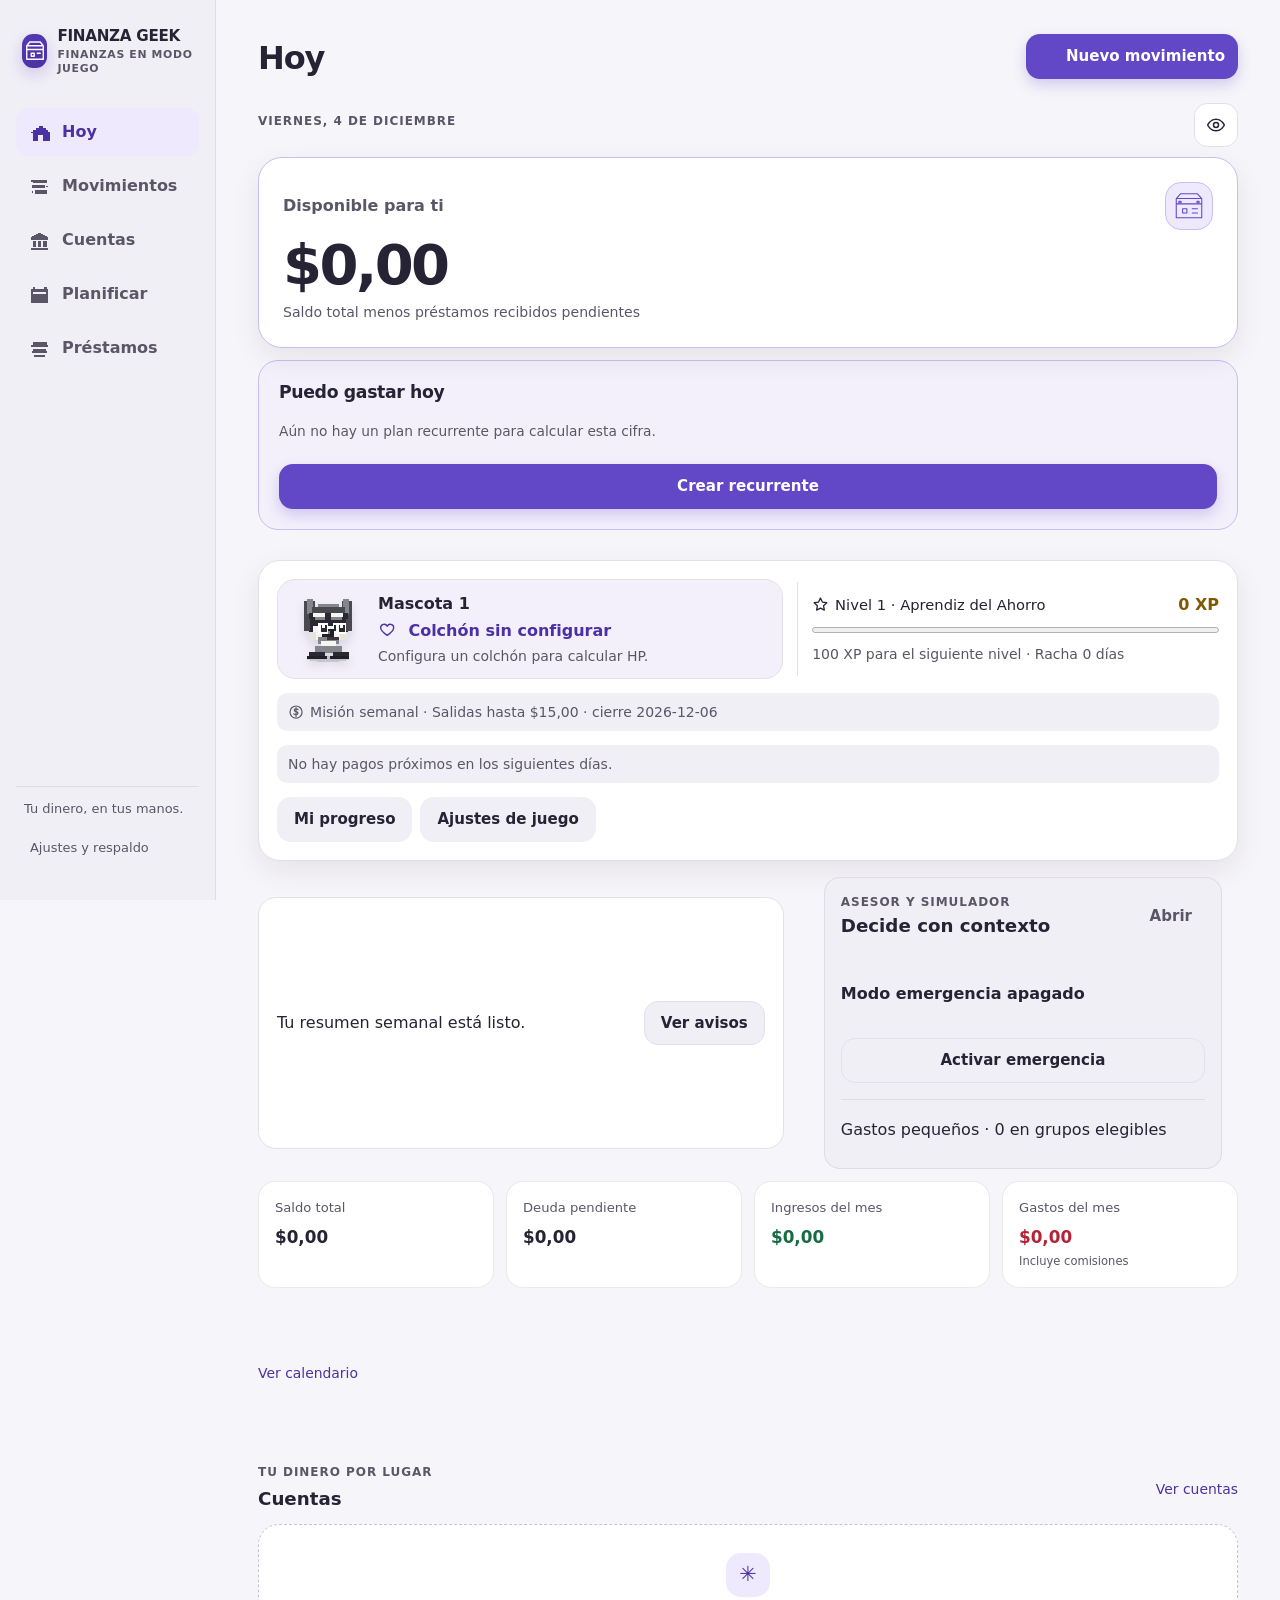
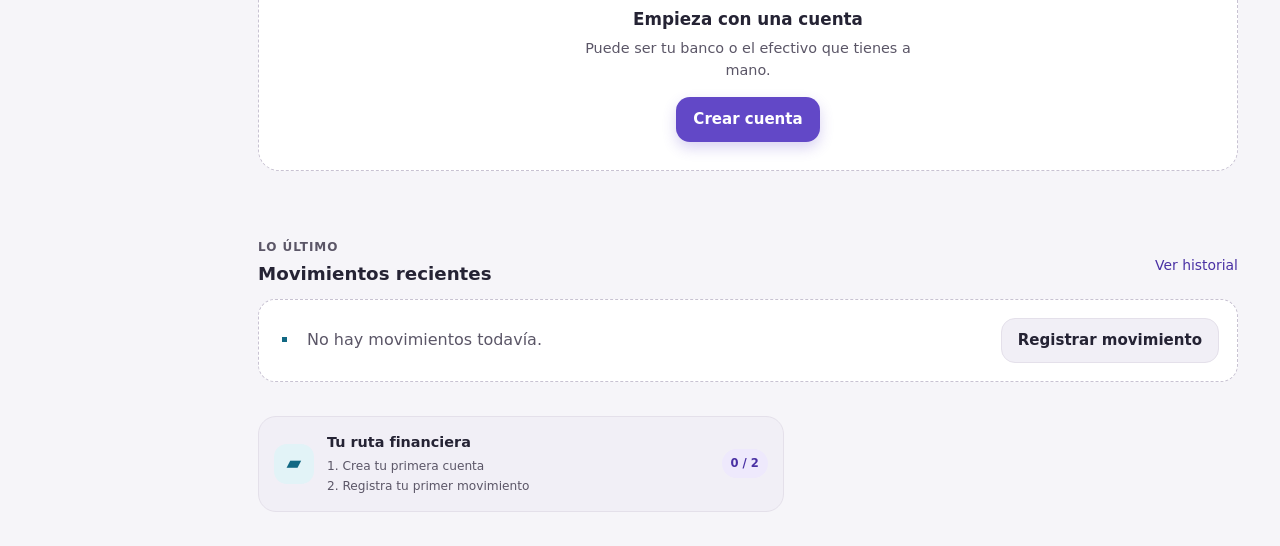
<file: index.html>
<!doctype html>
<html lang="es"><head><meta charset="utf-8"><meta name="viewport" content="width=device-width, initial-scale=1, viewport-fit=cover"><meta name="theme-color" media="(prefers-color-scheme: light)" content="#F6F5F9"><meta name="theme-color" media="(prefers-color-scheme: dark)" content="#12101F"><meta name="apple-mobile-web-app-capable" content="yes"><meta name="apple-mobile-web-app-status-bar-style" content="default"><meta name="apple-mobile-web-app-title" content="Finanza"><link rel="apple-touch-icon" href="./src/assets/icon-180.png"><link rel="icon" href="./src/assets/icon.svg" type="image/svg+xml"><link rel="manifest" href="./manifest.json"><link rel="stylesheet" href="./src/styles.css"><title>Finanza Geek</title></head><body><div id="app" aria-busy="true"><div class="boot-state" role="status">Abriendo tus finanzas…</div></div><dialog id="sheet" aria-labelledby="sheet-title"><div class="sheet-shell"><header class="sheet-header"><div><p class="eyebrow" id="sheet-eyebrow">Finanza Geek</p><h2 id="sheet-title">Formulario</h2></div><button class="button button-icon" type="button" data-action="close-sheet" aria-label="Cerrar">×</button></header><div id="sheet-content" class="sheet-content"></div></div></dialog><div id="toast" class="toast" aria-live="polite" aria-atomic="true"></div><div id="offline-status" class="status-banner" role="status" hidden>Sin conexión. Tus datos guardados siguen disponibles.</div><div id="update-status" class="status-banner update-banner" hidden><span>Hay una actualización lista.</span><button type="button" data-action="apply-update">Actualizar</button></div><script type="module" src="./src/app.mjs"></script></body></html>
</file>
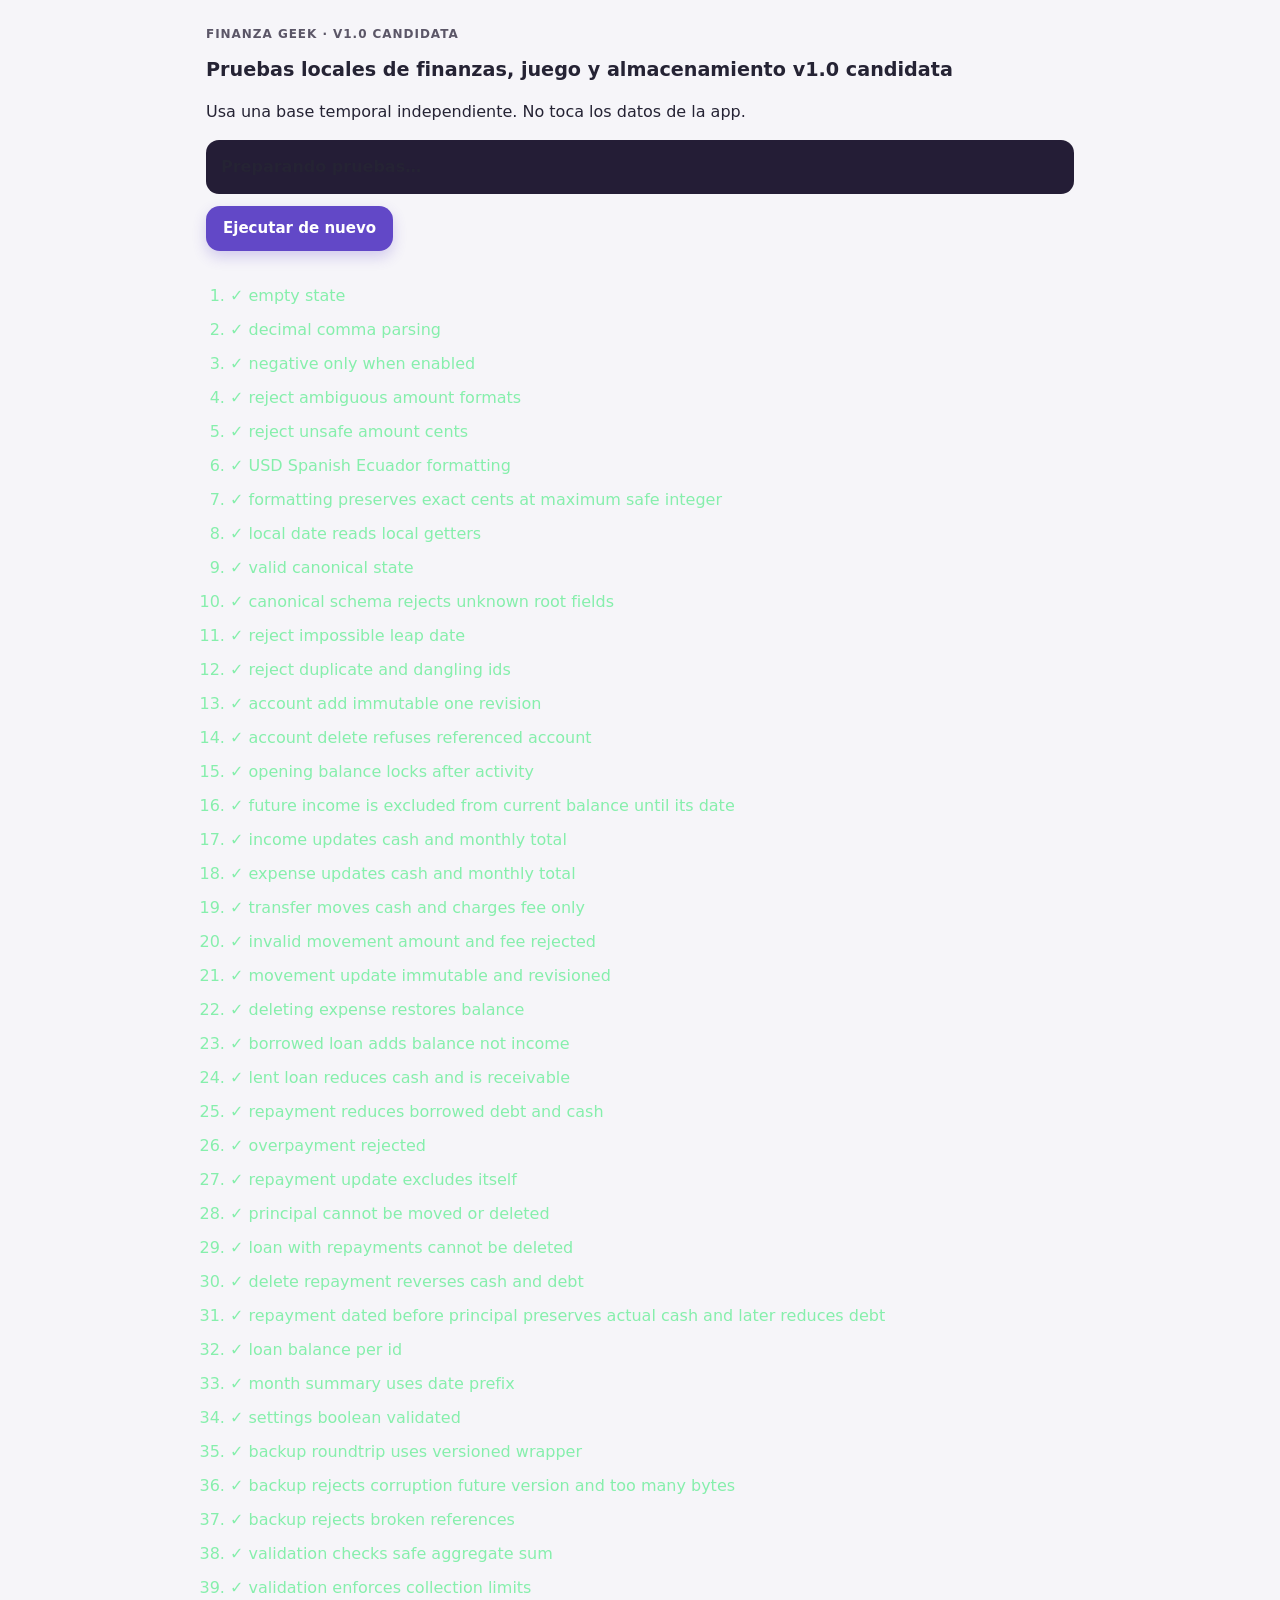
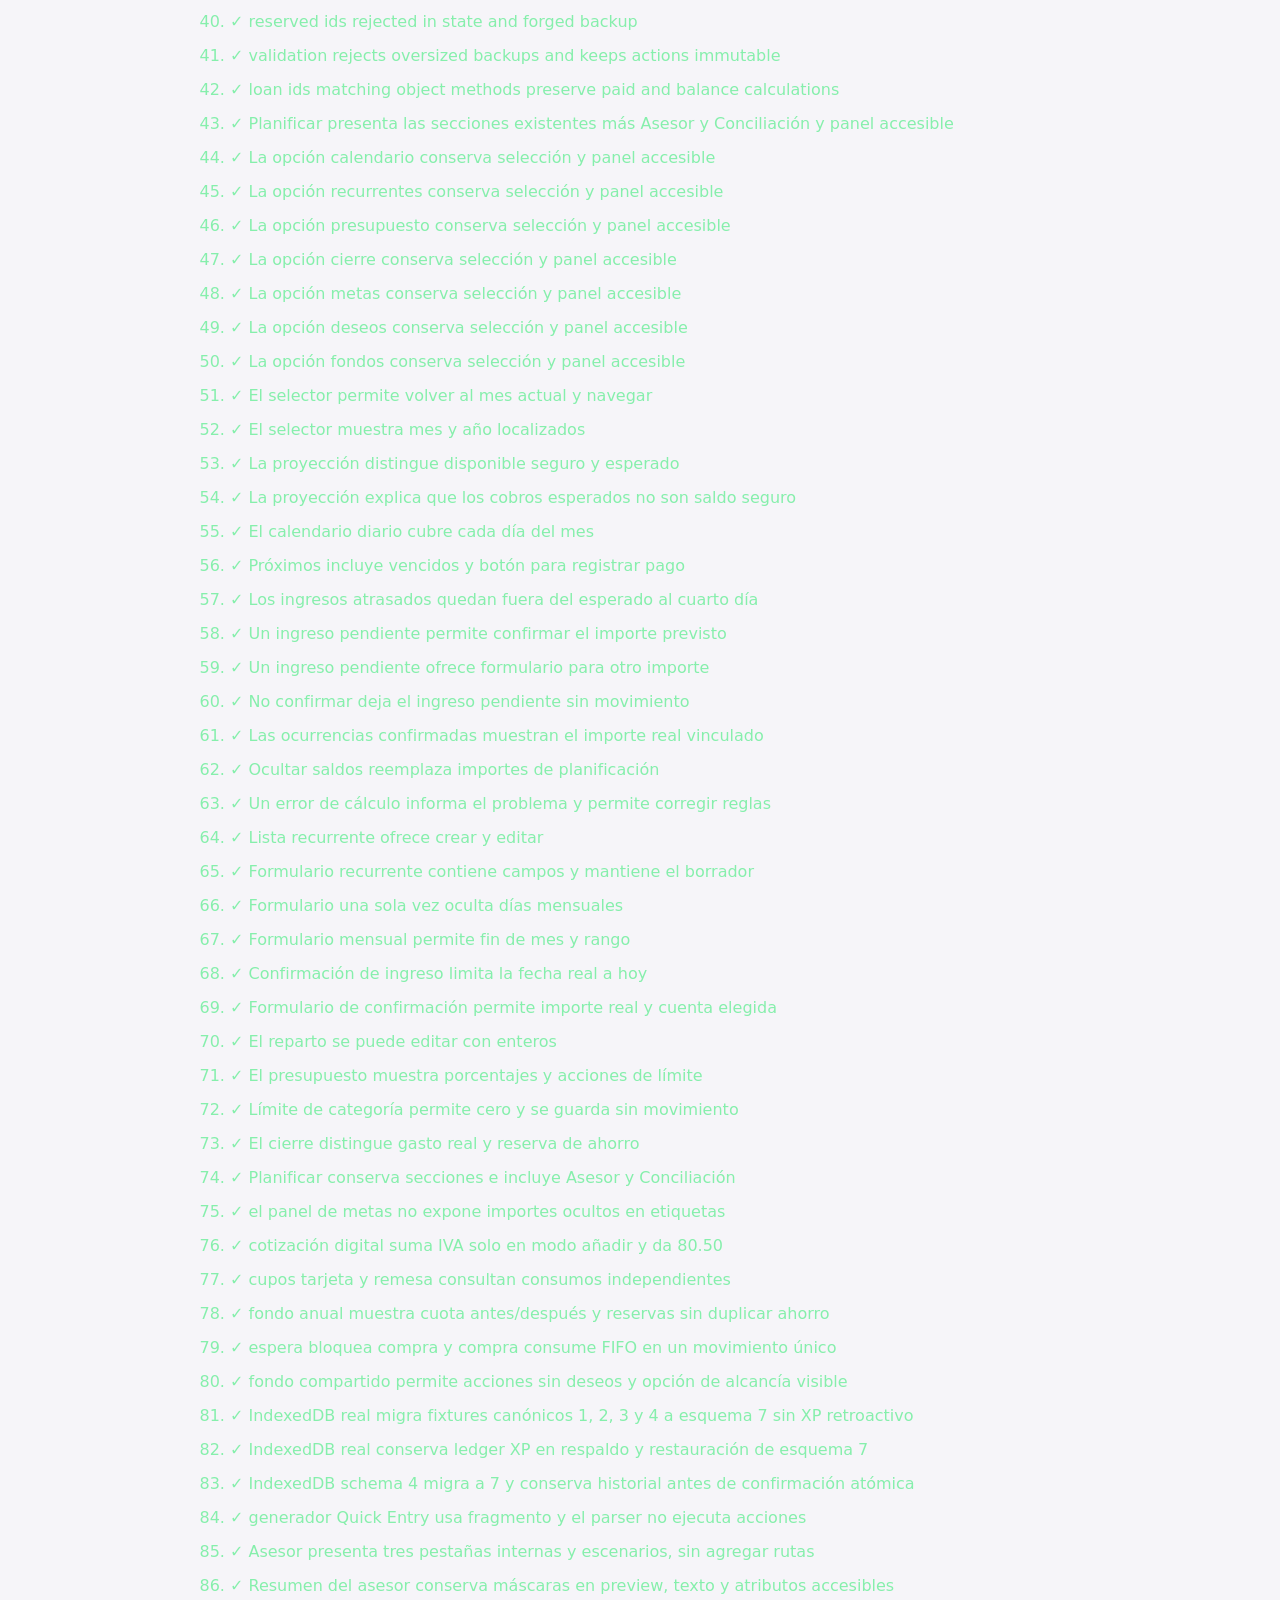
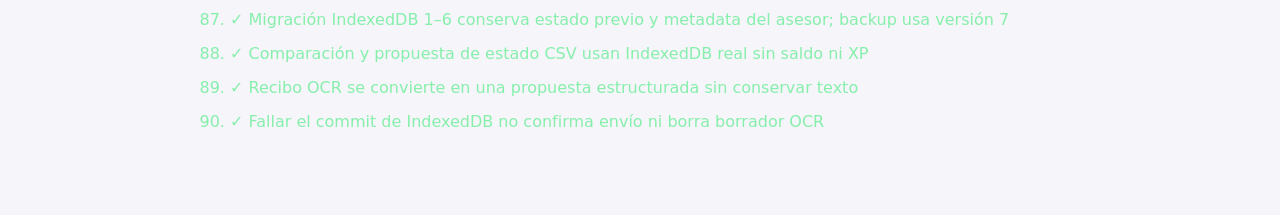
<file: tests.html>
<!doctype html><html lang="es"><head><meta charset="utf-8"><meta name="viewport" content="width=device-width,initial-scale=1"><meta name="theme-color" content="#12101F"><link rel="stylesheet" href="./src/styles.css"><title>Pruebas locales · Finanza Geek</title><style>.test-page{max-width:900px;margin:0 auto;padding:26px 16px 60px}.test-page h1{font-size:1.2rem}.test-page #test-results{padding:15px;background:#241d36;border-radius:13px;font-weight:800}.test-page ol{padding-left:24px}.test-page li{padding:5px 0;color:#d3cbdc}.test-page li.pass{color:#86efac}.test-page li.fail{color:#ff8585}.test-page .button{margin:12px 0}</style></head><body><main class="test-page"><p class="eyebrow">Finanza Geek · v1.0 candidata</p><h1>Pruebas locales de finanzas, juego y almacenamiento v1.0 candidata</h1><p>Usa una base temporal independiente. No toca los datos de la app.</p><div id="test-results" role="status" aria-live="polite">Preparando pruebas…</div><button id="run-tests" class="button button-primary" type="button">Ejecutar de nuevo</button><ol id="test-output" aria-live="polite"></ol></main><script type="module" src="./tests/browser.mjs"></script></body></html>
</file>
<file: src/styles.css>
@font-face {
  font-family:PressStart2P;
  src:url('./assets/fonts/PressStart2P-Regular.ttf') format('truetype');
  font-display:swap
}
:root {
  color-scheme:light;
  --bg:#F6F5F9;
  --surface:#FFFFFF;
  --surface-2:#F1EFF6;
  --surface-3:#EAE6F1;
  --surface-tint:#F3F0FB;
  --line:#E4E0EA;
  --line-strong:#C8C2D2;
  --line-soft:color-mix(in srgb,var(--text) 9%,transparent);
  --text:#252334;
  --muted:#5B5667;
  --accent:#6248C7;
  --accent-hover:#5439B5;
  --accent-strong:#4A31A4;
  --accent-deep:#38247E;
  --accent-soft:#EEE9FC;
  --accent-line:#C9BDF1;
  --positive:#176B43;
  --positive-soft:#E4F4EB;
  --warning:#815700;
  --warning-soft:#FFF4D6;
  --info:#126883;
  --info-soft:#E2F3F7;
  --danger:#B42335;
  --danger-soft:#FCE9EB;
  --danger-line:#E2A4AC;
  --text-on-accent:#FFFFFF;
  --muted-on-accent:#F2EEFF;
  --shadow:0 10px 28px rgba(36,28,57,.08);
  --accent-ring:rgba(98,72,199,.24);
  --radius:20px;
  font-family:system-ui,-apple-system,BlinkMacSystemFont,"Segoe UI",sans-serif;
  font-size:16px;
  line-height:1.5;
  color:var(--text);
  background:var(--bg);
  font-synthesis:none;
  font-variant-numeric:tabular-nums
}
body:has(.app-shell[data-game-theme=midnight]) {
    color-scheme:dark;
    --bg:#12101F;
    --surface:#1C182C;
    --surface-2:#241D36;
    --surface-3:#2C2441;
    --surface-tint:#211A32;
    --line:#37304B;
    --line-strong:#55496A;
    --line-soft:rgba(255,255,255,.10);
    --text:#F6F3FF;
    --muted:#C3BBD0;
    --accent:#A78BFA;
    --accent-hover:#B59EFF;
    --accent-strong:#C4B2FF;
    --accent-deep:#6D28D9;
    --accent-soft:#302645;
    --accent-line:#65558B;
    --positive:#5FE098;
    --positive-soft:#173626;
    --warning:#F5CC61;
    --warning-soft:#392E18;
    --info:#70D9EB;
    --info-soft:#17323A;
    --danger:#FF8896;
    --danger-soft:#3D2028;
    --danger-line:#7C3C47;
    --text-on-accent:#171326;
    --muted-on-accent:#F4F0FF;
    --shadow:0 10px 28px rgba(0,0,0,.24);
    --accent-ring:rgba(167,139,250,.34)
  }


* {
  box-sizing:border-box
}
html {
  min-height:100%;
  scroll-behavior:smooth
}
body {
  margin:0;
  min-height:100vh;
  min-height:100dvh;
  background:var(--bg);
  color:var(--text)
}
button,input,select {
  font:inherit
}
button,a,input,select {
  touch-action:manipulation
}
button {
  color:inherit
}
a {
  color:inherit
}
.boot-state {
  min-height:100dvh;
  display:grid;
  place-items:center;
  color:var(--muted);
  font-size:1rem
}
.sidebar {
  display:none
}
 .app-shell {
  min-height:100vh;
  min-height:100dvh;
  background:var(--bg);
  color:var(--text)
}
.mobile-header {
  height:68px;
  padding:0 16px;
  display:flex;
  align-items:center;
  justify-content:space-between;
  border-bottom:1px solid var(--line);
  background:color-mix(in srgb,var(--surface) 92%,transparent);
  backdrop-filter:blur(18px);
  position:sticky;
  top:0;
  z-index:4
}
.brand {
  display:inline-flex;
  align-items:center;
  gap:10px;
  text-decoration:none;
  min-height:48px
}
.brand-mark {
  width:34px;
  height:34px;
  display:grid;
  place-items:center;
  border-radius:11px;
  background:linear-gradient(145deg,var(--accent-hover),var(--accent-strong));
  box-shadow:0 6px 16px var(--accent-ring)
}
.brand-mark svg {
  width:24px;
  height:24px;
  fill:none;
  stroke:var(--text-on-accent);
  stroke-width:1.8;
  stroke-linejoin:round;
  stroke-linecap:round
}
.brand strong {
  display:block;
  font:700 .95rem/1.25 system-ui,-apple-system,sans-serif;
  letter-spacing:-.02em
}
.brand small {
  display:block;
  margin-top:2px;
  color:var(--muted);
  font:600 .68rem/1.2 system-ui,-apple-system,sans-serif;
  letter-spacing:.06em;
  text-transform:uppercase
}
.main-content {
  padding:20px 16px calc(108px + env(safe-area-inset-bottom));
  min-width:0
}
.mobile-section-bar {
  display:flex;
  align-items:center;
  justify-content:space-between;
  gap:12px;
  margin:0 0 24px
}
.mobile-section-bar h1 {
  font:700 clamp(1.5rem,5vw,2rem)/1.2 system-ui,-apple-system,sans-serif;
  margin:4px 0 0;
  letter-spacing:-.035em
}
.eyebrow {
  color:var(--muted);
  font-size:.75rem;
  line-height:1.4;
  letter-spacing:.08em;
  text-transform:uppercase;
  font-weight:700;
  margin:0 0 7px
}
.new-movement-button {
  white-space:nowrap;
  padding-inline:12px!important
}
.new-movement-button svg {
  width:18px;
  height:18px
}
.content-area {
  max-width:1100px;
  margin:auto
}
.button {
  min-height:44px;
  border:1px solid transparent;
  border-radius:14px;
  padding:10px 16px;
  display:inline-flex;
  align-items:center;
  justify-content:center;
  gap:9px;
  font-weight:650;
  font-size:.94rem;
  text-decoration:none;
  cursor:pointer;
  transition:transform .16s ease,background .16s ease,border-color .16s ease,box-shadow .16s ease
}
.button:active {
  transform:scale(.98)
}
.button:disabled {
  opacity:.55;
  cursor:wait
}
.button-primary {
  background:var(--accent);
  color:var(--text-on-accent);
  box-shadow:0 6px 14px var(--accent-ring)
}
.button-primary:hover {
  background:var(--accent-hover)
}
.button-secondary {
  background:var(--surface-2);
  border-color:var(--line);
  color:var(--text)
}
.button-secondary:hover {
  background:var(--surface-3)
}
.button-danger-ghost {
  background:transparent;
  color:var(--danger);
  border-color:var(--danger-line)
}
.button-danger-ghost:hover {
  background:var(--danger-soft)
}
.button-icon {
  width:44px;
  height:44px;
  border-radius:13px;
  border:1px solid var(--line);
  background:var(--surface);
  padding:8px;
  display:grid;
  place-items:center;
  cursor:pointer
}
.button-icon svg {
  width:20px;
  height:20px;
  fill:none;
  stroke:currentColor;
  stroke-width:1.8;
  stroke-linecap:round;
  stroke-linejoin:round
}
.button-icon:hover {
  border-color:var(--line-strong);
  background:var(--surface-2)
}
.button-icon.small {
  width:44px;
  height:44px
}
.bottom-nav {
  position:fixed;
  z-index:5;
  left:0;
  right:0;
  bottom:0;
  display:grid;
  grid-template-columns:repeat(5,minmax(0,1fr));
  padding:8px 8px calc(8px + env(safe-area-inset-bottom));
  background:color-mix(in srgb,var(--surface) 96%,transparent);
  border-top:1px solid var(--line);
  backdrop-filter:blur(18px)
}
.bottom-nav a {
  min-width:0;
  min-height:52px;
  display:flex;
  flex-direction:column;
  align-items:center;
  justify-content:center;
  gap:4px;
  border-radius:14px;
  text-decoration:none;
  color:var(--muted);
  font-size:.74rem;
  font-weight:650;
  transition:background .18s ease,color .18s ease
}
.bottom-nav a svg,.primary-nav svg {
  width:21px;
  height:21px;
  fill:currentColor;
  stroke:none;
  shape-rendering:crispEdges
}
.bottom-nav a[aria-current=page] {
  color:var(--accent-strong);
  background:var(--accent-soft)
}
.welcome-line {
  display:flex;
  align-items:center;
  justify-content:space-between;
  margin-bottom:10px
}
.welcome-line h2 {
  font-size:1.1rem;
  margin:0;
  font-weight:650
}
.available-card {
  padding:24px;
  border-radius:24px;
  background:var(--surface);
  border:1px solid var(--accent-line);
  box-shadow:var(--shadow);
  overflow:hidden;
  position:relative;
  min-height:190px;
  color:var(--text)
}
.available-top {
  display:flex;
  align-items:center;
  justify-content:space-between
}
.available-label {
  font-size:1rem;
  font-weight:650;
  color:var(--muted)
}
.vault-mark {
  width:48px;
  height:48px;
  display:grid;
  place-items:center;
  border:1px solid var(--accent-line);
  border-radius:16px;
  background:var(--accent-soft);
  color:var(--accent)
}
.vault-mark svg {
  width:34px;
  height:34px;
  fill:none;
  stroke:currentColor;
  stroke-width:2;
  stroke-linejoin:round;
  stroke-linecap:round
}
.available-amount {
  font:700 clamp(2.5rem,11vw,3.5rem)/1.04 system-ui,-apple-system,sans-serif;
  letter-spacing:-.045em;
  font-variant-numeric:tabular-nums;
  margin:6px 0 8px;
  overflow-wrap:anywhere;
  color:var(--text);
  position:relative;
  z-index:1
}
.formula {
  font-size:.88rem;
  color:var(--muted);
  margin:0;
  max-width:34rem
}
.negative-note {
  margin:13px 0 0;
  color:var(--danger);
  background:var(--danger-soft);
  padding:7px 10px;
  border-radius:10px;
  font-size:.88rem
}
.negative-note span {
  font-weight:900;
  margin-right:5px
}
.summary-grid {
  display:grid;
  grid-template-columns:repeat(2,minmax(0,1fr));
  gap:10px;
  margin:12px 0 30px
}
.summary-card {
  background:var(--surface);
  border:1px solid var(--line-soft);
  border-radius:17px;
  padding:14px;
  min-width:0
}
.summary-card>span {
  display:block;
  color:var(--muted);
  font-size:.82rem;
  margin-bottom:8px
}
.summary-card strong {
  font-size:1.05rem;
  overflow-wrap:anywhere;
  display:block
}
.summary-card small {
  display:block;
  color:var(--muted);
  font-size:.72rem;
  margin-top:3px
}
.positive {
  color:var(--positive)
}
.negative {
  color:var(--danger)
}
.section-block {
  margin:30px 0
}
.section-heading {
  display:flex;
  align-items:end;
  justify-content:space-between;
  gap:12px;
  margin:0 0 12px
}
.section-heading h3 {
  font-size:1.14rem;
  margin:0
}
.section-heading .eyebrow {
  margin-bottom:4px
}
.text-link {
  font-size:.87rem;
  color:var(--accent-strong);
  text-decoration:none;
  padding:8px 0
}
.text-link:hover {
  text-decoration:underline
}
.account-mini-grid {
  display:grid;
  grid-template-columns:1fr;
  gap:9px
}
.account-mini {
  min-height:58px;
  padding:12px 14px;
  display:grid;
  grid-template-columns:10px minmax(0,1fr) auto;
  align-items:center;
  gap:11px;
  background:var(--surface);
  border:1px solid var(--line-soft);
  border-radius:15px;
  text-decoration:none
}
.account-mini>span:nth-child(2) {
  overflow:hidden;
  text-overflow:ellipsis;
  white-space:nowrap;
  color:var(--muted)
}
.account-mini strong {
  font-size:.94rem
}
.account-dot {
  width:9px;
  height:9px;
  border-radius:3px;
  background:var(--account-color);
  box-shadow:0 0 11px color-mix(in srgb,var(--account-color),transparent 55%)
}
.movement-list {
  display:grid;
  gap:1px;
  border:1px solid var(--line-soft);
  background:var(--line);
  border-radius:17px;
  overflow:hidden
}
.movement-row {
  width:100%;
  min-height:72px;
  border:0;
  background:var(--surface);
  display:grid;
  grid-template-columns:40px minmax(0,1fr) auto;
  align-items:center;
  gap:10px;
  text-align:left;
  padding:11px;
  cursor:pointer
}
.movement-row:hover {
  background:var(--surface-2)
}
.movement-symbol {
  width:40px;
  height:40px;
  border-radius:13px;
  display:grid;
  place-items:center;
  background:var(--surface-2)
}
.movement-pixel-icon {
  display:block;
  width:23px;
  height:23px;
  fill:currentColor;
  shape-rendering:crispEdges
}
.movement-symbol.is-in {
  color:var(--positive);
  background:var(--positive-soft)
}
.movement-symbol.is-out {
  color:var(--danger);
  background:var(--danger-soft)
}
.movement-symbol.is-transfer {
  color:var(--info);
  background:var(--info-soft)
}
.movement-copy {
  min-width:0;
  display:grid;
  gap:2px
}
.movement-title {
  font-weight:700;
  overflow:hidden;
  text-overflow:ellipsis;
  white-space:nowrap
}
.movement-meta,.movement-note {
  font-size:.74rem;
  color:var(--muted);
  overflow:hidden;
  text-overflow:ellipsis;
  white-space:nowrap
}
.movement-amount {
  font-size:.9rem;
  font-weight:750;
  white-space:nowrap
}
.empty-inline {
  background:var(--surface);
  border:1px dashed var(--line-strong);
  border-radius:17px;
  padding:18px;
  display:flex;
  align-items:center;
  gap:10px;
  flex-wrap:wrap
}
.empty-inline p {
  margin:0;
  flex:1 1 150px;
  color:var(--muted)
}
.pixel-mark {
  font:20px PressStart2P;
  color:var(--info)
}
.onboarding-card {
  display:flex;
  align-items:center;
  gap:13px;
  padding:15px;
  background:linear-gradient(110deg,var(--surface-2),var(--surface-2));
  border:1px solid var(--line);
  border-radius:18px;
  margin-top:28px
}
.onboarding-mark {
  width:40px;
  height:40px;
  display:grid;
  place-items:center;
  border-radius:13px;
  background:var(--info-soft);
  color:var(--info);
  font-size:1.2rem
}
.onboarding-card h3 {
  font-size:.9rem;
  margin:0 0 4px
}
.onboarding-card p {
  margin:0;
  color:var(--muted);
  font-size:.76rem;
  line-height:1.6
}
.progress-pill {
  margin-left:auto;
  white-space:nowrap;
  border-radius:999px;
  background:var(--accent-soft);
  color:var(--accent-strong);
  padding:6px 9px;
  font-size:.72rem;
  font-weight:700
}
.page-intro {
  margin:3px 0 20px
}
.page-intro h2 {
  font-size:1.5rem;
  margin:0 0 6px
}
.page-intro>p:last-child {
  color:var(--muted);
  font-size:.91rem;
  margin:0;
  max-width:42rem
}
.filters {
  width:100%;
  display:grid;
  grid-template-columns:1fr 1fr;
  gap:10px;
  background:var(--surface);
  border:1px solid var(--line-soft);
  border-radius:18px;
  padding:12px;
  margin-bottom:16px
}
.filters .search-field {
  grid-column:1/-1
}
.filters .history-date-filter {
  grid-column:1 / -1;
  min-width:0;
  border-top:1px solid var(--line-soft);
  padding-top:4px
}
.history-date-filter summary {
  min-height:44px;
  display:flex;
  align-items:center;
  width:fit-content;
  padding:0 8px;
  font-weight:650;
  cursor:pointer
}
.history-date-fields {
  display:grid;
  grid-template-columns:minmax(0,1fr) minmax(0,1fr);
  gap:10px;
  min-width:0;
  padding:8px 0 4px
}
.history-date-fields .field {min-width:0}
.history-date-fields input {min-width:0}
.history-filter-error {
  margin:8px 0 0;
  color:var(--danger);
  font-size:.9rem
}
.history-count {
  display:flex;
  flex-wrap:wrap;
  align-items:center;
  justify-content:space-between;
  gap:8px;
  min-height:44px;
  color:var(--muted);
  font-size:.9rem
}
.field {
  display:grid;
  gap:6px;
  min-width:0
}
.field>span {
  font-weight:650;
  font-size:.87rem
}
.field b {
  font-weight:500;
  color:var(--muted)
}
.field input,.field select {
  width:100%;
  height:48px;
  min-width:0;
  border:1px solid var(--line-strong);
  border-radius:12px;
  background:var(--surface);
  color:var(--text);
  padding:0 12px;
  font-size:1rem;
  outline:none
}
.field input::placeholder {
  color:var(--muted)
}
.field input:focus,.field select:focus {
  border-color:var(--accent);
  box-shadow:0 0 0 3px var(--accent-ring)
}
.field input:disabled {
  opacity:.65
}
.field small {
  font-size:.75rem;
  color:var(--muted);
  line-height:1.4
}
.history-list {
  width:100%;
  min-width:0;
  margin-top:14px
}
.empty-card {
  min-height:220px;
  padding:28px 20px;
  display:flex;
  flex-direction:column;
  align-items:center;
  justify-content:center;
  text-align:center;
  background:var(--surface);
  border:1px dashed var(--line-strong);
  border-radius:21px
}
.empty-orbit {
  width:44px;
  height:44px;
  border-radius:15px;
  display:grid;
  place-items:center;
  color:var(--accent-strong);
  background:var(--accent-soft);
  font-size:1.3rem;
  margin-bottom:10px
}
.empty-card h3,.empty-card h4 {
  font-size:1.05rem;
  margin:0 0 6px
}
.empty-card p {
  max-width:370px;
  color:var(--muted);
  margin:0 0 16px;
  font-size:.9rem
}
.account-grid {
  display:grid;
  grid-template-columns:1fr;
  gap:12px
}
.account-card {
  border:1px solid var(--line-soft);
  border-radius:20px;
  background:linear-gradient(140deg,color-mix(in srgb,var(--account-color),var(--surface) 86%),var(--surface) 60%);
  padding:17px;
  position:relative;
  overflow:hidden
}
.account-card:before {
  content:"";
  position:absolute;
  left:0;
  top:0;
  bottom:0;
  width:4px;
  background:var(--account-color)
}
.account-card-head {
  display:flex;
  align-items:center;
  gap:9px
}
.account-icon {
  width:38px;
  height:38px;
  border-radius:12px;
  display:grid;
  place-items:center;
  background:color-mix(in srgb,var(--account-color),transparent 84%);
  color:var(--account-color)
}
.account-icon svg {
  width:21px;
  height:21px;
  fill:none;
  stroke:currentColor;
  stroke-width:1.7;
  stroke-linejoin:round
}
.account-kind {
  color:var(--muted);
  font-size:.8rem
}
.account-card-head .button-icon {
  margin-left:auto
}
.account-card h3 {
  font-size:1.05rem;
  margin:16px 0 4px
}
.account-card>strong {
  font:2.4rem/1 system-ui,-apple-system,sans-serif;
  display:block;
  overflow-wrap:anywhere
}
.account-card>p {
  font-size:.77rem;
  color:var(--muted);
  margin:4px 0 0
}
.loan-totals {
  display:grid;
  grid-template-columns:1fr 1fr;
  gap:10px;
  margin-bottom:16px
}
.loan-totals article {
  padding:15px;
  border-radius:17px;
  background:var(--surface);
  border:1px solid var(--line-soft)
}
.loan-totals span {
  display:block;
  color:var(--muted);
  font-size:.82rem;
  margin-bottom:5px
}
.loan-totals strong {
  font-size:1.05rem;
  overflow-wrap:anywhere
}
.loan-list {
  display:grid;
  gap:12px
}
.loan-card {
  padding:17px;
  background:var(--surface);
  border:1px solid var(--line-soft);
  border-radius:20px
}
.loan-title-row {
  display:flex;
  justify-content:space-between;
  gap:10px;
  align-items:center
}
.loan-direction,.loan-state {
  font-size:.75rem;
  font-weight:700;
  padding:5px 9px;
  border-radius:99px;
  background:var(--accent-soft);
  color:var(--accent-strong)
}
.loan-direction.lent {
  background:var(--info-soft);
  color:var(--info)
}
.loan-state {
  background:var(--surface-3);
  color:var(--muted)
}
.loan-card h3 {
  font-size:1.08rem;
  margin:13px 0 3px
}
.loan-card>p {
  font-size:.77rem;
  color:var(--muted);
  margin:0 0 13px
}
.loan-numbers {
  display:flex;
  align-items:baseline;
  justify-content:space-between;
  gap:9px;
  flex-wrap:wrap
}
.loan-numbers>strong {
  font-size:1.05rem
}
.loan-numbers small {
  color:var(--muted);
  font-size:.75rem;
  font-weight:500
}
.loan-numbers>span {
  font-size:.77rem;
  color:var(--muted)
}
.progress-track {
  height:7px;
  background:var(--surface-2);
  border-radius:10px;
  margin:9px 0 14px;
  overflow:hidden
}
.progress-track span {
  display:block;
  height:100%;
  background:linear-gradient(90deg,var(--accent),var(--info));
  border-radius:10px
}
.loan-actions {
  display:flex;
  align-items:center;
  gap:8px;
  flex-wrap:wrap
}
.loan-actions .button {
  min-height:44px;
  border:1px solid transparent;
  border-radius:14px;
  padding:10px 16px;
  display:inline-flex;
  align-items:center;
  justify-content:center;
  gap:9px;
  font-weight:650;
  font-size:.94rem;
  text-decoration:none;
  cursor:pointer;
  transition:transform .16s ease,background .16s ease,border-color .16s ease,box-shadow .16s ease
}
.settled-label {
  color:var(--positive);
  font-size:.84rem;
  font-weight:700
}
.status-banner {
  position:fixed;
  left:12px;
  right:12px;
  bottom:calc(78px + env(safe-area-inset-bottom));
  z-index:8;
  background:var(--surface-2);
  border:1px solid var(--line-strong);
  border-radius:13px;
  padding:10px 14px;
  text-align:center;
  color:var(--text);
  font-size:.85rem;
  box-shadow:0 8px 28px var(--shadow)
}
.update-banner {
  display:flex;
  align-items:center;
  justify-content:space-between;
  gap:12px
}
.update-banner button {
  min-height:44px;
  padding-inline:12px;
  background:transparent;
  border:0;
  color:var(--accent-strong);
  font:inherit;
  font-weight:800;
  padding:5px;
  cursor:pointer
}
body:has(.status-banner:not([hidden])) .main-content {
  padding-bottom:calc(170px + env(safe-area-inset-bottom))
}
@media(min-width:720px) {
  body:has(.status-banner:not([hidden])) .main-content { padding-bottom:130px }
}
.status-banner[hidden] {
  display:none
}
.toast {
  position:fixed;
  z-index:10;
  left:50%;
  bottom:calc(86px + env(safe-area-inset-bottom));
  transform:translate(-50%,14px);
  opacity:0;
  pointer-events:none;
  background:var(--text);
  color:var(--surface-2);
  border-radius:13px;
  padding:11px 16px;
  box-shadow:0 10px 30px var(--shadow);
  font-weight:700;
  font-size:.88rem;
  transition:opacity .16s ease,transform .16s ease;
  max-width:calc(100vw - 24px)
}
.toast.visible {
  opacity:1;
  transform:translate(-50%,0)
}
dialog {
  width:min(540px,calc(100vw - 20px));
  max-width:540px;
  max-height:calc(100dvh - env(safe-area-inset-top) - env(safe-area-inset-bottom) - 20px);
  padding:0;
  border:1px solid var(--line-strong);
  border-radius:22px;
  color:var(--text);
  background:var(--surface);
  box-shadow:0 24px 80px var(--shadow);
  overflow:auto
}
dialog::backdrop {
  background:var(--shadow);
  backdrop-filter:blur(4px)
}
.sheet-shell {
  padding:18px
}
.sheet-header {
  display:flex;
  align-items:center;
  justify-content:space-between;
  gap:16px;
  padding-bottom:14px;
  border-bottom:1px solid var(--line-soft)
}
.sheet-header h2 {
  font-size:1.1rem;
  margin:0
}
.sheet-content {
  padding-top:15px
}
.form-stack {
  display:grid;
  gap:15px
}
.form-intro {
  margin:0;
  color:var(--muted);
  font-size:.9rem
}
.form-intro strong {
  color:var(--text)
}
.segmented {
  display:grid;
  grid-template-columns:repeat(3,1fr);
  gap:6px;
  margin:0;
  padding:5px;
  border:1px solid var(--line);
  border-radius:14px;
  background:var(--surface-2)
}
.segmented:has(input[value=borrowed]) {
  grid-template-columns:1fr 1fr
}
.segmented label {
  position:relative;
  min-width:0
}
.segmented input {
  position:absolute;
  opacity:0;
  inset:0
}
.segmented span {
  min-height:44px;
  display:grid;
  place-items:center;
  padding:7px;
  border-radius:10px;
  color:var(--muted);
  font-size:.82rem;
  font-weight:700;
  text-align:center;
  cursor:pointer
}
.segmented input:checked+span {
  background:var(--accent);
  color:var(--text-on-accent);
  box-shadow:0 2px 8px var(--shadow)
}
.segmented input:focus-visible+span {
  outline:2px solid var(--accent-strong);
  outline-offset:2px
}
.field-grid {
  display:grid;
  grid-template-columns:1fr 1fr;
  gap:10px
}
.transfer-fields {
  display:grid;
  gap:12px;
  padding:12px;
  background:var(--surface-2);
  border:1px solid var(--line);
  border-radius:15px
}
.transfer-fields[hidden],.field[hidden] {
  display:none
}
.color-picker {
  display:flex;
  align-items:center;
  gap:13px;
  margin:0;
  padding:0;
  border:0
}
.color-picker legend {
  font-size:.87rem;
  font-weight:700;
  margin-bottom:9px
}
.color-picker label {
  position:relative
}
.color-picker input {
  position:absolute;
  opacity:0
}
.color-picker span {
  display:block;
  width:44px;
  height:44px;
  border-radius:11px;
  background:var(--swatch);
  border:2px solid transparent;
  cursor:pointer
}
.color-picker input:checked+span {
  outline:2px solid var(--text);
  outline-offset:3px
}
.color-picker input:focus-visible+span {
  outline:2px solid var(--accent-strong);
  outline-offset:3px
}
.form-error {
  margin:0;
  color:var(--danger);
  background:var(--danger-soft);
  border:1px solid var(--danger-line);
  border-radius:11px;
  padding:10px 12px;
  font-size:.86rem
}
.form-error[hidden] {
  display:none
}
.form-actions {
  display:flex;
  justify-content:flex-end;
  gap:9px;
  flex-wrap:wrap;
  padding-top:4px
}
.form-actions .button-primary {
  background:var(--accent);
  color:var(--text-on-accent);
  box-shadow:0 6px 14px var(--accent-ring)
}
.form-actions .button-danger-ghost {
  background:transparent;
  color:var(--danger);
  border-color:var(--danger-line)
}
.settings-content {
  display:grid;
  gap:16px
}
.settings-actions {
  display:grid;
  grid-template-columns:1fr 1fr;
  gap:9px
}
.file-button {
  position:relative;
  overflow:hidden
}
.file-button input {
  position:absolute;
  inset:0;
  opacity:0;
  width:100%;
  cursor:pointer
}
.settings-note {
  padding:14px;
  border-radius:15px;
  background:var(--surface-2);
  border:1px solid var(--surface-2)
}
.settings-note h3 {
  font-size:.9rem;
  margin:0 0 5px
}
.settings-note p {
  font-size:.84rem;
  color:var(--muted);
  margin:0
}
.warning-note {
  border-color:var(--warning)
}
.version-label {
  font-size:.75rem;
  color:var(--muted);
  text-align:center;
  margin:0
}
.load-error {
  min-height:100dvh;
  display:flex;
  align-items:center;
  justify-content:center;
  flex-direction:column;
  text-align:center;
  padding:24px
}
.load-error h1 {
  font-size:1.35rem;
  margin:12px 0 5px
}
.load-error p {
  color:var(--muted);
  max-width:420px;
  margin:0 0 18px
}
.error-mark {
  display:grid;
  place-items:center;
  width:48px;
  height:48px;
  border-radius:16px;
  background:var(--danger-soft);
  color:var(--danger);
  font-size:1.4rem;
  font-weight:900
}
.file-button input:focus-visible {
  outline:2px solid var(--accent-strong);
  outline-offset:2px
}
a:focus-visible,button:focus-visible,input:focus-visible,select:focus-visible {
  outline:2px solid var(--accent-strong);
  outline-offset:3px
}
.settings-link {
  min-height:44px;
  background:transparent;
  border:0;
  color:var(--muted);
  text-align:left;
  cursor:pointer
}
.settings-link:hover {
  color:var(--text)
}
@media(min-width:720px) {
  .mobile-header { display:none }
  .bottom-nav { display:none }
  .mobile-header {
    display:none;
    align-items:center;
    justify-content:space-between;
    border-bottom:1px solid var(--line);
    background:color-mix(in srgb,var(--surface) 92%,transparent);
    backdrop-filter:blur(18px);
    position:sticky;
    top:0;
    z-index:4
  }
.sidebar {
    position:fixed;
    inset:0 auto 0 0;
    width:216px;
    padding:27px 16px 18px;
    display:flex;
    flex-direction:column;
    background:var(--surface-2);
    border-right:1px solid var(--line-soft);
    z-index:3
  }
.sidebar .brand {
    padding:0 6px;
    margin-bottom:33px
  }
.sidebar .brand strong {
    display:block;
    font:700 .95rem/1.25 system-ui,-apple-system,sans-serif;
    letter-spacing:-.02em
  }
.primary-nav {
    display:grid;
    gap:6px
  }
.primary-nav a {
    min-height:48px;
    display:flex;
    align-items:center;
    gap:12px;
    padding:0 13px;
    border-radius:13px;
    color:var(--muted);
    text-decoration:none;
    font-weight:650
  }
.primary-nav a:hover {
    background:var(--line-soft);
    color:var(--text)
  }
.primary-nav a[aria-current=page] {
    background:var(--accent-soft);
    color:var(--accent-strong)
  }
.primary-nav a[aria-current=page] svg {
    color:var(--accent-strong)
  }
.sidebar-bottom {
    margin-top:auto;
    display:grid;
    gap:8px;
    padding:12px 8px;
    border-top:1px solid var(--line-soft);
    color:var(--muted);
    font-size:.81rem
  }
.main-content {
    margin-left:216px;
    padding:30px 30px 50px
  }
.mobile-section-bar {
    display:flex;
    align-items:center;
    justify-content:space-between;
    gap:12px;
    margin:0 0 24px
  }
.mobile-section-bar h1 {
    font:700 clamp(1.5rem,5vw,2rem)/1.2 system-ui,-apple-system,sans-serif;
    margin:4px 0 0;
    letter-spacing:-.035em
  }
.bottom-nav {
    position:fixed;
    z-index:5;
    left:0;
    right:0;
    bottom:0;
    display:grid;
    grid-template-columns:repeat(5,minmax(0,1fr));
    padding:8px 8px calc(8px + env(safe-area-inset-bottom));
    background:color-mix(in srgb,var(--surface) 96%,transparent);
    border-top:1px solid var(--line);
    backdrop-filter:blur(18px)
  }
.summary-grid {
    grid-template-columns:repeat(4,minmax(0,1fr));
    gap:12px
  }
.summary-card {
    padding:16px
  }
.account-mini-grid {
    grid-template-columns:repeat(2,minmax(0,1fr))
  }
.account-grid {
    grid-template-columns:repeat(2,minmax(0,1fr))
  }
.filters {
    grid-template-columns:minmax(220px,1.5fr) 1fr 1fr;
    align-items:end;
    padding:14px
  }
.filters .search-field {
    grid-column:auto
  }
  .filters { grid-template-columns:minmax(0,1fr) minmax(140px,1fr); align-items:end; padding:14px }
  .filters .search-field { grid-column:1/-1 }
.account-card {
    padding:20px
  }
.loan-totals {
    max-width:520px
  }
.available-card {
    padding:24px;
    border-radius:24px;
    background:var(--surface);
    border:1px solid var(--accent-line);
    box-shadow:var(--shadow);
    overflow:hidden;
    position:relative;
    min-height:190px;
    color:var(--text)
  }
.available-amount {
    font:700 clamp(2.5rem,11vw,3.5rem)/1.04 system-ui,-apple-system,sans-serif;
    letter-spacing:-.045em;
    font-variant-numeric:tabular-nums;
    margin:6px 0 8px;
    overflow-wrap:anywhere;
    color:var(--text);
    position:relative;
    z-index:1
  }
.section-block {
    margin:34px 0
  }
.status-banner {
    left:auto;
    right:24px;
    bottom:24px;
    max-width:460px
  }
.toast {
    bottom:30px
  }
.content-area {
    max-width:1100px
  }
.welcome-line h2 {
    font-size:1.25rem
  }
  .mobile-header { display:none }
  .bottom-nav { display:none }
}
@media(min-width:1100px) {
  .content-area:has(.history-list) { display:block }
  .filters { grid-template-columns:minmax(240px,2fr) minmax(150px,1fr) minmax(150px,1fr) }
  .filters .search-field { grid-column:auto }
  .filters { grid-template-columns:minmax(240px,2fr) minmax(150px,1fr) minmax(150px,1fr) }
  .filters .search-field { grid-column:auto }
  .filters {
    grid-template-columns:minmax(240px,2fr) minmax(150px,1fr) minmax(150px,1fr)
  }
  .filters .search-field {
    grid-column:auto
  }
  .content-area:has(.planning-intro) {
    display:block
  }
.content-area>.daily-card,.content-area>.section-block,.content-area>.game-home {
    grid-column:1/-1
  }
.main-content {
    padding:34px 42px
  }
.content-area {
    display:grid;
    grid-template-columns:minmax(0,1.1fr) minmax(0,.9fr);
    column-gap:24px
  }
.content-area>.welcome-line,.content-area>.available-card,.content-area>.summary-grid {
    grid-column:1/-1
  }
.content-area>.section-block:first-of-type {
    grid-column:1
  }
.content-area>.section-block:last-of-type {
    grid-column:2;
    grid-row:4 / span 2
  }
.content-area>.onboarding-card {
    grid-column:1;
    align-self:start;
    margin-top:0
  }
.account-mini-grid {
    grid-template-columns:1fr
  }
.available-card {
    padding:24px;
    border-radius:24px;
    background:var(--surface);
    border:1px solid var(--accent-line);
    box-shadow:var(--shadow);
    overflow:hidden;
    position:relative;
    min-height:190px;
    color:var(--text)
  }
}
@media(max-width:480px) {
  .welcome-line { margin-bottom:10px }
  .available-card { min-height:0 }
  .game-home { margin:10px 0 16px; gap:10px; padding:14px }
  .mobile-section-bar {
    display:flex;
    align-items:center;
    justify-content:space-between;
    gap:12px;
    margin:0 0 16px
  }
.mobile-section-bar>div {
    flex:1 1 auto;
    min-width:0;
    width:auto
  }
.new-movement-button {
    align-self:flex-start
  }
}
@media(max-width:370px) {
  .brand strong {
    display:block;
    font:700 .95rem/1.25 system-ui,-apple-system,sans-serif;
    letter-spacing:-.02em
  }
.brand small {
    display:block;
    margin-top:2px;
    color:var(--muted);
    font:600 .68rem/1.2 system-ui,-apple-system,sans-serif;
    letter-spacing:.06em;
    text-transform:uppercase
  }
.mobile-section-bar h1 {
    font:700 clamp(1.5rem,5vw,2rem)/1.2 system-ui,-apple-system,sans-serif;
    margin:4px 0 0;
    letter-spacing:-.035em
  }
.new-movement-button {
    padding-inline:9px!important;
    font-size:.82rem
  }
.summary-card {
    padding:12px
  }
.summary-card strong {
    font-size:.94rem
  }
.filters {
    padding:9px;
    gap:8px
  }
.button {
    min-height:44px;
    border:1px solid transparent;
    border-radius:14px;
    padding:10px 16px;
    display:inline-flex;
    align-items:center;
    justify-content:center;
    gap:9px;
    font-weight:650;
    font-size:.94rem;
    text-decoration:none;
    cursor:pointer;
    transition:transform .16s ease,background .16s ease,border-color .16s ease,box-shadow .16s ease
  }
.field-grid {
    gap:8px
  }
.bottom-nav a {
    min-width:0;
    min-height:52px;
    display:flex;
    flex-direction:column;
    align-items:center;
    justify-content:center;
    gap:4px;
    border-radius:14px;
    text-decoration:none;
    color:var(--muted);
    font-size:.74rem;
    font-weight:650;
    transition:background .18s ease,color .18s ease
  }
}
@media(prefers-reduced-motion:reduce) {
  *,*::before,*::after {
    scroll-behavior:auto!important;
    animation-duration:.01ms!important;
    animation-iteration-count:1!important;
    transition-duration:.01ms!important
  }
}
.page-action {
  margin-top:16px
}
/* Planificación v0.2 */.planning-intro {
  margin-bottom:16px
}
.month-selector {
  display:flex;
  align-items:center;
  gap:8px;
  flex-wrap:wrap;
  margin-top:16px
}
.month-selector>strong {
  flex:1;
  text-align:center;
  text-transform:capitalize;
  font-size:1rem
}
.month-selector .button-icon {
  flex:0 0 44px
}
.month-selector .button-secondary {
  background:var(--surface-2);
  border-color:var(--line);
  color:var(--text)
}
.planning-tabs {
  display:grid;
  grid-template-columns:repeat(2,minmax(0,1fr));
  gap:8px;
  margin:0 0 20px;
  padding:4px;
  background:var(--surface);
  border:1px solid var(--line-soft);
  border-radius:16px
}
.plan-tab {
  min-height:44px;
  padding:8px 10px;
  border:0;
  border-radius:12px;
  background:transparent;
  color:var(--muted);
  font-size:.82rem;
  font-weight:700;
  cursor:pointer
}
.plan-tab[aria-selected=true] {
  background:var(--accent-soft);
  color:var(--accent-strong)
}
.planning-panel {
  min-width:0
}
.plan-projection,.budget-hero,.close-summary {
  padding:17px;
  background:var(--surface);
  border:1px solid var(--line-soft);
  border-radius:19px
}
.plan-explainer {
  margin:4px 0 12px;
  color:var(--muted);
  font-size:.86rem
}
.plan-low-point {
  padding:10px 12px;
  border-radius:12px;
  background:var(--info-soft);
  color:var(--info-soft);
  font-size:.88rem
}
.projection-list {
  display:grid;
  gap:1px;
  max-height:460px;
  overflow:auto;
  border:1px solid var(--line-soft);
  border-radius:13px;
  background:var(--line)
}
.projection-row {
  display:grid;
  grid-template-columns:minmax(60px,.6fr) 1fr 1fr;
  gap:8px;
  align-items:center;
  padding:9px 10px;
  background:var(--surface-2);
  font-size:.78rem
}
.projection-row>span {
  display:grid;
  gap:2px;
  min-width:0
}
.projection-row small {
  font-size:.69rem;
  color:var(--muted)
}
.projection-row strong {
  font-size:.84rem;
  overflow-wrap:anywhere
}
.plan-horizon {
  font-size:.72rem;
  color:var(--muted)
}
.calendar-list {
  display:grid;
  gap:7px
}
.plan-day {
  background:var(--surface);
  border:1px solid var(--line-soft);
  border-radius:15px;
  overflow:hidden
}
.plan-day summary {
  min-height:56px;
  display:flex;
  align-items:center;
  gap:12px;
  padding:7px 12px;
  cursor:pointer;
  list-style:none
}
.plan-day summary::-webkit-details-marker {
  display:none
}
.plan-day-date {
  display:flex;
  align-items:center;
  gap:9px;
  min-width:100px;
  text-transform:capitalize
}
.plan-day-date strong {
  width:36px;
  height:36px;
  display:grid;
  place-items:center;
  background:var(--accent-soft);
  border-radius:11px
}
.plan-day-date span {
  color:var(--muted);
  font-size:.78rem
}
.plan-day-count {
  margin-left:auto;
  color:var(--muted);
  font-size:.78rem
}
.plan-day-chevron {
  font-size:1.2rem;
  color:var(--muted)
}
.plan-day[open] .plan-day-chevron {
  transform:rotate(180deg)
}
.plan-day-events {
  display:grid;
  gap:8px;
  padding:0 10px 10px
}
.plan-day-empty {
  margin:0;
  padding:8px 2px;
  color:var(--muted);
  font-size:.82rem
}
.plan-event-list {
  display:grid;
  gap:8px
}
.plan-event {
  display:grid;
  grid-template-columns:minmax(0,1fr) auto;
  gap:8px 12px;
  align-items:start;
  padding:13px;
  background:var(--surface);
  border:1px solid var(--line-soft);
  border-radius:15px
}
.plan-event-main {
  min-width:0;
  display:grid;
  gap:3px
}
.plan-event-main>strong {
  overflow-wrap:anywhere
}
.plan-event-kind,.plan-event-meta,.plan-event-main small {
  font-size:.76rem;
  color:var(--muted)
}
.plan-event-kind {
  color:var(--accent-strong)
}
.plan-event-side {
  display:grid;
  justify-items:end;
  gap:5px
}
.plan-event-amount {
  font-size:.94rem;
  white-space:nowrap
}
.plan-badge {
  display:inline-flex;
  align-items:center;
  min-height:28px;
  padding:4px 9px;
  border-radius:99px;
  background:var(--surface-2);
  color:var(--muted);
  font-size:.7rem;
  font-weight:700
}
.plan-badge.is-income {
  background:var(--positive-soft);
  color:var(--positive)
}
.plan-badge.is-expense {
  background:var(--danger-soft);
  color:var(--danger)
}
.plan-badge.is-late {
  background:var(--warning-soft);
  color:var(--warning)
}
.plan-badge.is-confirmed {
  background:var(--positive-soft);
  color:var(--positive)
}
.late-excluded {
  color:var(--warning)
}
.plan-event-actions {
  grid-column:1/-1;
  display:flex;
  gap:8px;
  flex-wrap:wrap
}
.plan-event-actions .button {
  min-height:44px;
  border:1px solid transparent;
  border-radius:14px;
  padding:10px 16px;
  display:inline-flex;
  align-items:center;
  justify-content:center;
  gap:9px;
  font-weight:650;
  font-size:.94rem;
  text-decoration:none;
  cursor:pointer;
  transition:transform .16s ease,background .16s ease,border-color .16s ease,box-shadow .16s ease
}
.button-quiet {
  min-height:44px;
  padding:8px 12px;
  border:1px solid transparent;
  background:transparent;
  color:var(--muted);
  font-weight:700;
  cursor:pointer
}
.button-quiet:hover {
  color:var(--text);
  background:var(--line-soft)
}
.recurring-list,.category-budget-list,.close-category-list {
  display:grid;
  gap:10px
}
.recurring-card,.category-budget {
  padding:15px;
  background:var(--surface);
  border:1px solid var(--line-soft);
  border-radius:16px
}
.recurring-card.is-archived {
  opacity:.76
}
.recurring-card-head {
  display:flex;
  gap:7px;
  flex-wrap:wrap
}
.recurring-card h3 {
  margin:10px 0 3px;
  font-size:1rem
}
.recurring-card p {
  margin:0 0 5px;
  color:var(--muted);
  font-size:.82rem
}
.recurring-meta {
  font-size:.74rem!important
}
.recurring-actions {
  display:flex;
  gap:8px;
  flex-wrap:wrap;
  margin-top:11px
}
.history-occurrences {
  padding:12px;
  background:var(--surface-2);
  border:1px solid var(--line-soft);
  border-radius:15px
}
.history-occurrence {
  display:flex;
  justify-content:space-between;
  gap:10px;
  padding:9px 0;
  border-bottom:1px solid var(--line-soft);
  font-size:.79rem
}
.history-occurrence:last-child {
  border-bottom:0
}
.inline-alert {
  padding:11px 13px;
  background:var(--warning-soft);
  border:1px solid var(--warning);
  border-radius:13px;
  color:var(--warning);
  font-size:.85rem
}
.budget-hero {
  background:linear-gradient(135deg,var(--surface-2),var(--surface))
}
.budget-hero h3 {
  margin:0;
  font-size:1.05rem
}
.budget-hero>strong {
  display:block;
  margin:5px 0;
  font:2.6rem/1.1 system-ui,-apple-system,sans-serif;
  overflow-wrap:anywhere
}
.budget-hero>p:not(.eyebrow) {
  color:var(--muted);
  font-size:.83rem
}
.budget-before-after {
  display:grid;
  grid-template-columns:1fr 1fr;
  gap:9px;
  margin-top:14px
}
.budget-before-after span {
  display:grid;
  gap:2px;
  padding:9px;
  background:var(--line-soft);
  border-radius:11px;
  color:var(--muted);
  font-size:.72rem
}
.budget-before-after strong {
  color:var(--text);
  font-size:.86rem;
  overflow-wrap:anywhere
}
.allocation-list {
  display:grid;
  gap:1px;
  background:var(--line);
  border-radius:14px;
  overflow:hidden
}
.allocation-row {
  display:flex;
  justify-content:space-between;
  align-items:center;
  gap:12px;
  padding:12px;
  background:var(--surface)
}
.allocation-row>span {
  display:grid;
  gap:1px
}
.allocation-row small {
  color:var(--muted);
  font-size:.76rem
}
.allocation-row>strong {
  font-size:.94rem
}
.category-budget>div:first-child {
  display:grid;
  gap:3px
}
.category-budget>div:first-child span,.category-budget-meta,.progress-caption {
  font-size:.75rem;
  color:var(--muted)
}
.category-budget-meta {
  display:flex;
  align-items:center;
  justify-content:space-between;
  gap:10px;
  margin-top:6px
}
.category-budget .progress-track {
  margin:8px 0 4px
}
.progress-caption {
  margin:0
}
.close-summary h3 {
  margin:0 0 12px;
  font-size:1.1rem
}
.close-summary dl {
  margin:0
}
.close-summary dl>div {
  display:flex;
  justify-content:space-between;
  gap:14px;
  padding:11px 0;
  border-top:1px solid var(--line-soft)
}
.close-summary dt {
  color:var(--muted);
  font-size:.84rem
}
.close-summary dd {
  margin:0;
  text-align:right;
  font-weight:750
}
.close-category {
  display:grid;
  grid-template-columns:1fr auto;
  gap:3px 8px;
  padding:12px;
  background:var(--surface);
  border-radius:13px
}
.close-category small {
  grid-column:1/-1;
  color:var(--muted);
  font-size:.75rem
}
.plan-confirm-scheduled {
  padding:10px 12px;
  background:var(--surface-2);
  border-radius:12px;
  font-size:.88rem
}
.plan-check {
  grid-column:1/-1;
  display:flex;
  align-items:center;
  gap:10px;
  min-height:44px
}
.plan-check input {
  width:22px;
  height:22px;
  accent-color:var(--accent)
}
.income-allocation-fields {
  padding:12px;
  border:1px solid var(--line);
  border-radius:14px;
  background:var(--surface-2)
}
.income-allocation-fields summary {
  min-height:44px;
  display:flex;
  align-items:center;
  font-size:.88rem;
  font-weight:700;
  cursor:pointer
}
.income-allocation-fields .field-grid {
  margin-top:10px
}
.today-upcoming {
  display:grid;
  grid-template-columns:minmax(0,1fr) auto;
  gap:6px 10px;
  align-items:center;
  padding:11px;
  background:var(--surface);
  border-radius:13px;
  font-size:.8rem
}
.today-upcoming strong {
  white-space:nowrap
}
.today-upcoming .button {
  min-height:44px;
  border:1px solid transparent;
  border-radius:14px;
  padding:10px 16px;
  display:inline-flex;
  align-items:center;
  justify-content:center;
  gap:9px;
  font-weight:650;
  font-size:.94rem;
  text-decoration:none;
  cursor:pointer;
  transition:transform .16s ease,background .16s ease,border-color .16s ease,box-shadow .16s ease
}
.daily-card {
  display:grid;
  grid-template-columns:minmax(0,1fr);
  align-items:start;
  gap:12px;
  margin:12px 0 20px;
  padding:20px;
  background:var(--surface-tint);
  border:1px solid var(--accent-line);
  border-radius:20px
}
.daily-card h3 {
  margin:0;
  font-size:1.08rem;
  line-height:1.3;
  letter-spacing:-.02em
}
.daily-card-main>strong {
  display:block;
  margin:4px 0;
  font:700 1.75rem/1.1 system-ui,-apple-system,sans-serif;
  overflow-wrap:anywhere;
  font-variant-numeric:tabular-nums;
  color:var(--accent-strong)
}
.daily-card-main>p:not(.eyebrow) {
  max-width:38rem;
  margin:0;
  color:var(--muted);
  font-size:.9rem
}
.daily-card .button {
  min-height:44px;
  border:1px solid transparent;
  border-radius:14px;
  padding:10px 16px;
  display:inline-flex;
  align-items:center;
  justify-content:center;
  gap:9px;
  font-weight:650;
  font-size:.94rem;
  text-decoration:none;
  cursor:pointer;
  transition:transform .16s ease,background .16s ease,border-color .16s ease,box-shadow .16s ease
}
.daily-deficit {
  margin-top:8px!important;
  color:var(--warning)!important;
  font-weight:750
}
.daily-provisional {
  display:block
}
.daily-provisional p {
  margin:6px 0 10px;
  color:var(--muted);
  font-size:.86rem
}
.formula-breakdown {
  display:grid;
  grid-template-columns:1fr auto;
  gap:5px 12px;
  align-items:center
}
.formula-breakdown p {
  margin:0;
  color:var(--muted);
  font-size:.84rem
}
.formula-breakdown strong {
  font-size:.86rem;
  text-align:right
}
.form-stack [hidden],.planning-panel [hidden] {
  display:none!important
}
@media(min-width:600px) {
  .planning-tabs {
    grid-template-columns:repeat(4,minmax(0,1fr))
  }
.calendar-list {
    grid-template-columns:repeat(2,minmax(0,1fr))
  }
.plan-projection,.planning-panel>.section-block,.budget-hero,.close-summary {
    max-width:100%
  }
.daily-card {
    display:grid;
    grid-template-columns:minmax(0,1fr);
    align-items:start;
    gap:12px;
    margin:12px 0 20px;
    padding:20px;
    background:var(--surface-tint);
    border:1px solid var(--accent-line);
    border-radius:20px
  }
.recurring-list,.category-budget-list,.close-category-list {
    grid-template-columns:repeat(2,minmax(0,1fr))
  }
}
@media(max-width:370px) {
  .bottom-nav a {
    min-width:0;
    min-height:52px;
    display:flex;
    flex-direction:column;
    align-items:center;
    justify-content:center;
    gap:4px;
    border-radius:14px;
    text-decoration:none;
    color:var(--muted);
    font-size:.74rem;
    font-weight:650;
    transition:background .18s ease,color .18s ease
  }
.bottom-nav a svg {
    width:18px;
    height:18px
  }
.plan-tab {
    padding-inline:5px;
    font-size:.74rem
  }
.month-selector {
    gap:5px
  }
.month-selector .button-secondary {
    background:var(--surface-2);
    border-color:var(--line);
    color:var(--text)
  }
.projection-row {
    grid-template-columns:50px 1fr 1fr;
    padding:8px 6px;
    font-size:.72rem
  }
.projection-row strong {
    font-size:.76rem
  }
.plan-event {
    padding:10px;
    gap:7px
  }
.plan-event-actions {
    gap:6px
  }
.plan-event-actions .button {
    min-height:44px;
    border:1px solid transparent;
    border-radius:14px;
    padding:10px 16px;
    display:inline-flex;
    align-items:center;
    justify-content:center;
    gap:9px;
    font-weight:650;
    font-size:.94rem;
    text-decoration:none;
    cursor:pointer;
    transition:transform .16s ease,background .16s ease,border-color .16s ease,box-shadow .16s ease
  }
.budget-before-after {
    gap:6px
  }
.daily-card {
    display:grid;
    grid-template-columns:minmax(0,1fr);
    align-items:start;
    gap:12px;
    margin:12px 0 20px;
    padding:20px;
    background:var(--surface-tint);
    border:1px solid var(--accent-line);
    border-radius:20px
  }
.daily-card .button {
    min-height:44px;
    border:1px solid transparent;
    border-radius:14px;
    padding:10px 16px;
    display:inline-flex;
    align-items:center;
    justify-content:center;
    gap:9px;
    font-weight:650;
    font-size:.94rem;
    text-decoration:none;
    cursor:pointer;
    transition:transform .16s ease,background .16s ease,border-color .16s ease,box-shadow .16s ease
  }
}
.scheduled-snapshot {
  font-size:.67rem;
  color:var(--muted);
  text-align:right;
  max-width:180px
}
/* V02 T2-FIX1 responsive and touch targets */.mobile-section-bar {
  display:flex;
  align-items:center;
  justify-content:space-between;
  gap:12px;
  margin:0 0 24px
}
.mobile-section-bar>div {
  min-width:0;
  flex:1 1 132px
}
.new-movement-button {
  flex:0 1 auto;
  max-width:100%
}
.text-link {
  min-height:44px;
  display:inline-flex;
  align-items:center;
  padding:8px 0
}
.daily-card {
  display:grid;
  grid-template-columns:minmax(0,1fr);
  align-items:start;
  gap:12px;
  margin:12px 0 20px;
  padding:20px;
  background:var(--surface-tint);
  border:1px solid var(--accent-line);
  border-radius:20px
}
.daily-card-value-row {
  display:flex;
  align-items:center;
  justify-content:space-between;
  gap:10px;
  flex-wrap:wrap
}
.daily-card-value-row>strong {
  min-width:0;
  flex:1 1 120px;
  font:700 1.75rem/1.1 system-ui,-apple-system,sans-serif;
  letter-spacing:-.03em;
  color:var(--accent-strong);
  font-variant-numeric:tabular-nums
}
.daily-card .daily-card-explanation {
  max-width:none;
  grid-column:1/-1
}
/* v0.3: secciones progresivas y formularios de metas */.planning-section-select {
  display:grid;
  gap:7px;
  margin:0 0 16px
}
.planning-section-select span {
  font-size:.8rem;
  color:var(--muted);
  font-weight:700
}
.planning-section-select select {
  width:100%;
  min-height:48px;
  padding:10px 42px 10px 12px;
  border:1px solid var(--line-strong);
  border-radius:12px;
  background:var(--surface-2);
  color:var(--text);
  font:inherit;
  font-size:1rem
}
.goal-list {
  display:grid;
  gap:12px
}
.goal-card,.shared-fund {
  padding:16px;
  background:var(--surface);
  border:1px solid var(--line-soft);
  border-radius:17px
}
.goal-card-head {
  display:flex;
  align-items:flex-start;
  justify-content:space-between;
  gap:10px
}
.goal-card h3 {
  margin:3px 0 6px
}
.goal-primary-amount {
  display:block;
  margin:10px 0 4px;
  font:1.65rem/1.1 system-ui,-apple-system,sans-serif
}
.goal-card p,.shared-fund p {
  color:var(--muted);
  font-size:.85rem
}
.goal-details {
  margin-top:12px;
  border-top:1px solid var(--line-soft)
}
.goal-details summary {
  min-height:44px;
  display:flex;
  align-items:center;
  font-weight:700;
  cursor:pointer
}
.goal-actions {
  display:flex;
  gap:8px;
  flex-wrap:wrap
}
.goal-actions .button {
  min-height:44px;
  border:1px solid transparent;
  border-radius:14px;
  padding:10px 16px;
  display:inline-flex;
  align-items:center;
  justify-content:center;
  gap:9px;
  font-weight:650;
  font-size:.94rem;
  text-decoration:none;
  cursor:pointer;
  transition:transform .16s ease,background .16s ease,border-color .16s ease,box-shadow .16s ease
}
.shared-fund {
  margin:12px 0
}
.shared-fund>strong {
  display:block
}
.goal-card .progress-track {
  margin-top:10px
}
.wait-status {
  padding:9px 11px;
  background:var(--surface-2);
  border-radius:10px
}
.settings-tax-form {
  margin:12px 0;
  padding:14px;
  background:var(--surface-2);
  border:1px solid var(--line-soft);
  border-radius:14px
}
.settings-tax-form h3 {
  margin:0;
  font-size:1rem
}
.quote-summary,.quote-live {
  padding:10px 12px;
  background:var(--surface-2);
  border-radius:10px
}
.quote-live {
  min-height:24px;
  color:var(--accent-strong);
  font-size:.84rem
}
.expense-tax-fields summary {
  min-height:44px;
  display:flex;
  align-items:center;
  cursor:pointer;
  font-weight:700
}
input,select,textarea {
  font-size:max(1rem,16px)
}
@media(min-width:700px) {
  .goal-list {
    grid-template-columns:repeat(2,minmax(0,1fr))
  }
.planning-section-select select {
    max-width:460px
  }
}
/* v0.4 game layer: secondary to the financial summary */.game-home {
  width:100%;
  display:grid;
  gap:14px;
  margin:10px 0 16px;
  padding:14px;
  background:var(--surface);
  border:1px solid var(--line);
  border-radius:22px;
  box-shadow:var(--shadow)
}
.game-home-summary {
  display:grid;
  grid-template-columns:minmax(0,1fr);
  gap:14px;
  align-items:center
}
.game-pet-card {
  display:grid;
  grid-template-columns:96px minmax(0,1fr);
  min-width:0;
  align-items:center;
  gap:14px;
  min-height:86px;
  padding:12px 14px;
  background:var(--surface-tint);
  border:1px solid var(--line);
  border-radius:18px
}
.game-pet {
  width:96px;
  height:96px;
  image-rendering:pixelated;
  filter:drop-shadow(0 5px 5px rgba(36,28,57,.12))
}
.game-pet-copy {
  display:grid;
  gap:3px;
  min-width:0;
  overflow-wrap:anywhere
}
.game-pet-copy strong {
  font-size:1rem;
  overflow-wrap:anywhere
}
.game-pet-copy span {
  display:flex;
  gap:6px;
  align-items:center;
  font-weight:700;
  color:var(--accent-strong)
}
.game-pet-copy small,.game-xp-compact small {
  font-size:.875rem;
  color:var(--muted);
  line-height:1.45
}
.game-xp-compact {
  display:grid;
  min-width:0;
  gap:8px;
  padding:12px 0 0;
  border-top:1px solid var(--line);
  border-left:0;
  overflow-wrap:anywhere
}
.game-xp-compact>div {
  display:flex;
  justify-content:space-between;
  align-items:baseline;
  gap:8px;
  flex-wrap:wrap
}
.game-xp-compact>div span {
  min-width:0;
  font-size:.92rem
}
.game-xp-compact>div strong {
  font:700 1rem/1.2 system-ui,-apple-system,sans-serif;
  color:var(--warning);
  font-variant-numeric:tabular-nums
}
.game-xp-compact progress,.game-card progress {
  width:100%;
  height:12px;
  accent-color:var(--accent)
}
.game-home-actions {
  display:flex;
  gap:8px;
  flex-wrap:wrap
}
.game-home-actions .button {
  min-height:44px;
  border:1px solid transparent;
  border-radius:14px;
  padding:10px 16px;
  display:inline-flex;
  align-items:center;
  justify-content:center;
  gap:9px;
  font-weight:650;
  font-size:.94rem;
  text-decoration:none;
  cursor:pointer;
  transition:transform .16s ease,background .16s ease,border-color .16s ease,box-shadow .16s ease
}
.game-progress-panel,.game-settings {
  margin:16px 0 28px;
  padding:18px;
  background:var(--surface);
  border:1px solid var(--line);
  border-radius:22px;
  box-shadow:var(--shadow)
}
.game-panel-heading {
  display:flex;
  justify-content:space-between;
  align-items:center;
  gap:12px;
  margin-bottom:14px
}
.game-panel-heading h2,.game-settings h2 {
  margin:2px 0;
  font-size:1.25rem
}
.game-section-control {
  display:grid;
  gap:7px;
  margin:0 0 16px;
  font-weight:750
}
.game-section-control select {
  width:100%;
  min-height:48px;
  padding:10px 42px 10px 12px;
  border:1px solid var(--line-strong);
  border-radius:12px;
  background:var(--surface-2);
  color:var(--text);
  font:inherit;
  font-size:1rem
}
.game-section-content {
  min-width:0
}
.game-card-list {
  display:grid;
  gap:12px
}
.game-card {
  min-width:0;
  padding:16px;
  background:var(--surface-2);
  border:1px solid var(--line);
  border-radius:16px
}
.game-card h3 {
  margin:0;
  font-size:1rem;
  line-height:1.4
}
.game-card p {
  margin:8px 0;
  color:var(--muted);
  line-height:1.5;
  font-size:.9375rem
}
.game-card small,.game-note {
  color:var(--muted);
  line-height:1.5;
  font-size:.875rem
}
.game-card-head {
  display:flex;
  justify-content:space-between;
  align-items:flex-start;
  gap:8px
}
.game-reward {
  flex:0 0 auto;
  color:var(--warning);
  font-weight:750;
  font-size:.875rem
}
.game-card .button {
  min-height:44px;
  border:1px solid transparent;
  border-radius:14px;
  padding:10px 16px;
  display:inline-flex;
  align-items:center;
  justify-content:center;
  gap:9px;
  font-weight:650;
  font-size:.94rem;
  text-decoration:none;
  cursor:pointer;
  transition:transform .16s ease,background .16s ease,border-color .16s ease,box-shadow .16s ease
}
.game-empty {
  padding:16px;
  background:var(--surface-2);
  border:1px dashed var(--line-strong);
  border-radius:14px;
  color:var(--muted);
  line-height:1.5
}
.game-reward-notice {
  display:flex;
  align-items:center;
  justify-content:space-between;
  gap:10px;
  margin:0 0 14px;
  padding:12px;
  background:var(--surface-tint);
  border:1px solid var(--accent);
  border-radius:12px
}
.game-reward-notice span {
  font-weight:750;
  color:var(--warning)
}
.game-reward-notice .button {
  min-height:44px;
  border:1px solid transparent;
  border-radius:14px;
  padding:10px 16px;
  display:inline-flex;
  align-items:center;
  justify-content:center;
  gap:9px;
  font-weight:650;
  font-size:.94rem;
  text-decoration:none;
  cursor:pointer;
  transition:transform .16s ease,background .16s ease,border-color .16s ease,box-shadow .16s ease
}
.achievement-card {
  display:flex;
  align-items:flex-start;
  gap:12px
}
.achievement-mark {
  font-size:1.5rem;
  line-height:1.2;
  color:var(--warning)
}
.achievement-card.is-locked .achievement-mark {
  color:var(--muted)
}
.game-map-figure {
  margin:12px 0;
  padding:12px;
  background:var(--surface-2);
  border-radius:14px
}
.game-map-figure svg {
  display:block;
  width:100%;
  height:auto;
  max-height:230px
}
.game-map-figure figcaption {
  margin-top:6px;
  color:var(--muted);
  font-size:.875rem
}
.map-zero {
  stroke:var(--muted);
  stroke-dasharray:4 4;
  stroke-width:1
}
.map-line {
  fill:none;
  stroke:var(--info);
  stroke-width:3;
  vector-effect:non-scaling-stroke
}
.map-dot {
  fill:var(--warning);
  stroke:var(--surface-2);
  stroke-width:1
}
.game-map-table {
  margin:12px 0;
  border:1px solid var(--line-strong);
  border-radius:12px
}
.game-map-table summary {
  min-height:48px;
  display:flex;
  align-items:center;
  padding:8px 12px;
  cursor:pointer;
  font-weight:700
}
.game-map-table .table-scroll {
  overflow-x:auto;
  padding:0 10px 10px
}
.game-map-table table {
  width:100%;
  min-width:360px;
  border-collapse:collapse;
  text-align:left
}
.game-map-table caption {
  text-align:left;
  padding:8px 0;
  font-weight:700
}
.game-map-table th,.game-map-table td {
  padding:9px;
  border-top:1px solid var(--line-soft);
  font-size:.875rem
}
.game-projection {
  margin-top:14px;
  padding:14px;
  background:var(--surface-2);
  border-left:3px solid var(--info);
  border-radius:10px
}
.game-projection h3 {
  margin:0 0 8px;
  font-size:1rem
}
.game-projection p {
  margin:5px 0;
  color:var(--text)
}
.game-settings-form {
  display:grid;
  gap:14px;
  margin:12px 0
}
.game-settings-form fieldset {
  min-width:0;
  margin:0;
  padding:12px;
  border:1px solid var(--line-strong);
  border-radius:14px
}
.game-settings-form .cosmetic-group {
  display:grid;
  gap:2px
}
.game-settings-form legend {
  padding:0 6px;
  font-weight:750
}
.game-settings-form .field {
  margin:8px 0
}
.game-settings-form .field input[type=number],.game-settings-form .field input[type=text],.game-settings-form select {
  width:100%;
  min-height:48px;
  padding:10px 12px;
  border:1px solid var(--line-strong);
  border-radius:12px;
  background:var(--surface);
  color:var(--text);
  font:inherit;
  font-size:max(1rem,16px)
}
.game-settings-form .field small,.cosmetic-choice small {
  display:block;
  color:var(--muted);
  font-size:.875rem;
  line-height:1.45
}
.game-check,.cosmetic-choice {
  display:flex;
  align-items:center;
  gap:10px;
  min-height:48px;
  padding:7px 4px
}
.game-check input,.cosmetic-choice input {
  width:22px;
  height:22px;
  flex:0 0 22px;
  accent-color:var(--accent)
}
.cosmetic-choice {
  border-top:1px solid var(--line-soft)
}
.cosmetic-choice span {
  display:grid;
  gap:3px
}
.cosmetic-choice.is-locked {
  opacity:.78
}
.game-settings-form .button {
  min-height:44px;
  border:1px solid transparent;
  border-radius:14px;
  padding:10px 16px;
  display:inline-flex;
  align-items:center;
  justify-content:center;
  gap:9px;
  font-weight:650;
  font-size:.94rem;
  text-decoration:none;
  cursor:pointer;
  transition:transform .16s ease,background .16s ease,border-color .16s ease,box-shadow .16s ease
}
.loan-game-label {
  margin:10px 0 2px;
  color:var(--accent-strong);
  font-size:.875rem;
  font-weight:750
}
.loan-eta {
  color:var(--muted);
  font-size:.875rem;
  line-height:1.45
}
/* Midnight game cards inherit the dark shell palette and foreground tokens. */
[data-game-theme=forest] .game-home,[data-game-theme=forest] .game-progress-panel {
  --surface-tint:#EBF4EE;
  --accent:#337453;
  --accent-soft:#E2F0E7;
  --accent-line:#B1D0BB;
  border-color:#8FB49B
}
@media(min-width:601px) {
  .game-home { padding:18px }
  .game-pet-card { grid-template-columns:72px minmax(0,1fr) }
  .game-pet { width:72px; height:72px }
  .game-home-summary {
    display:grid;
    grid-template-columns:minmax(0,1.2fr) minmax(0,1fr);
    gap:14px;
    align-items:center
  }
.game-xp-compact {
    display:grid;
    gap:8px;
    padding:12px 0 12px 14px;
    border-top:0;
    border-left:1px solid var(--line)
  }
.game-card-list {
    grid-template-columns:repeat(2,minmax(0,1fr))
  }
}
@media(max-width:370px) {
  .game-home,.game-progress-panel {
    padding:12px
  }
.game-home-actions .button {
    min-height:44px;
    border:1px solid transparent;
    border-radius:14px;
    padding:10px 16px;
    display:inline-flex;
    align-items:center;
    justify-content:center;
    gap:9px;
    font-weight:650;
    font-size:.94rem;
    text-decoration:none;
    cursor:pointer;
    transition:transform .16s ease,background .16s ease,border-color .16s ease,box-shadow .16s ease
  }
.game-card-head {
    flex-wrap:wrap
  }
}
@media(prefers-reduced-motion:reduce) {
  .game-home *, .game-progress-panel *, .game-settings * {
    scroll-behavior:auto!important;
    animation:none!important;
    transition:none!important
  }
}
[data-reduce-motion=true] .game-home *,[data-reduce-motion=true] .game-progress-panel *,[data-reduce-motion=true] .game-settings * {
  scroll-behavior:auto!important;
  animation:none!important;
  transition:none!important
}
.game-widget-note {
  margin:0;
  padding:9px 11px;
  background:var(--surface-2);
  border-radius:10px;
  color:var(--muted);
  font-size:.875rem;
  line-height:1.45;
  overflow-wrap:anywhere
}
.game-map-events {
  margin:10px 0;
  padding:10px 10px 10px 28px;
  background:var(--surface-2);
  border-radius:10px;
  color:var(--muted);
  font-size:.875rem;
  line-height:1.5
}
.game-icon {
  display:inline-block;
  width:1.15em;
  height:1.15em;
  margin-right:6px;
  vertical-align:-.2em;
  fill:none;
  stroke:currentColor;
  stroke-width:1.8;
  stroke-linecap:round;
  stroke-linejoin:round
}
.loan-game-label .game-icon {
  color:var(--info)
}
.automation-panel,.automation-settings,.weekly-summary,.alert-overview,.alert-banner {
  margin:20px 0;
  padding:18px;
  border:1px solid var(--line);
  border-radius:18px;
  background:var(--surface);
  min-width:0
}
.automation-panel h2,.automation-settings h2,.weekly-summary h2,.alert-overview h2 {
  font-size:1.15rem;
  margin:.25rem 0 .75rem
}
.automation-panel p,.automation-settings p,.weekly-summary p,.alert-overview p {
  font-size:1rem
}
.inbox-card {
  display:flex;
  justify-content:space-between;
  align-items:center;
  gap:12px;
  margin:10px 0;
  padding:14px;
  border:1px solid var(--line);
  border-radius:14px;
  background:var(--surface-2)
}
.inbox-card>div {
  display:grid;
  gap:4px;
  min-width:0
}
.inbox-card span {
  color:var(--muted);
  font-size:.9rem
}
.inbox-card b {
  font:1.25rem system-ui,-apple-system,sans-serif
}
.inbox-rules,.automation-rules {
  margin-top:24px;
  padding-top:16px;
  border-top:1px solid var(--line)
}
.automation-settings form,.automation-rules form {
  margin:14px 0;
  padding:14px;
  background:var(--surface-2);
  border-radius:14px
}
.automation-rules li {
  margin:.5rem 0;
  overflow-wrap:anywhere
}
.automation-rules li button {
  min-height:44px;
  margin-left:8px
}
.alert-banner {
  display:flex;
  align-items:center;
  justify-content:space-between;
  gap:12px
}
.alert-banner p {
  margin:0
}
.file-button {
  position:relative;
  overflow:hidden
}
.summary-grid>div {
  min-width:0
}
.summary-grid strong {
  overflow-wrap:anywhere
}
@media(max-width:430px) {
  .automation-panel,.automation-settings,.weekly-summary,.alert-overview,.alert-banner {
    padding:14px
  }
.inbox-card {
    align-items:flex-start;
    flex-direction:column
  }
.alert-banner {
    align-items:flex-start;
    flex-direction:column
  }
}
.advisor-page,.advisor-today-card {
  font-family:inherit;
  font-size:1rem;
  line-height:1.5;
  margin-inline:16px;
  display:grid;
  gap:16px
}
.advisor-page h2,.advisor-page h3,.advisor-today-card h3 {
  line-height:1.25
}
.advisor-heading,.advisor-panel,.advisor-saved,.advisor-today-card,.advisor-section,.advisor-results,.advisor-mission,.advisor-copy-panel {
  min-width:0
}
.advisor-tabs {
  display:grid;
  grid-template-columns:repeat(3,minmax(0,1fr));
  gap:8px
}
.advisor-tabs button,.advisor-page button,.advisor-today-card button {
  min-height:44px;
  min-width:44px
}
.advisor-tabs button[aria-selected="true"] {
  border-color:var(--accent);
  background:var(--accent);
  color:var(--text-on-accent)
}
.advisor-page input,.advisor-page select,.advisor-page textarea,.advisor-today-card input,.advisor-today-card select {
  font:inherit;
  min-height:44px;
  max-width:100%
}
.advisor-page .field,.advisor-page .advisor-settings-form {
  gap:8px
}
.advisor-page .field-grid {
  gap:8px
}
.advisor-page .form-actions,.advisor-page .advisor-save {
  display:flex;
  flex-wrap:wrap;
  align-items:center;
  gap:8px
}
.advisor-page .advisor-save small {
  flex-basis:100%
}
.advisor-advanced {
  padding:12px;
  border:1px solid var(--line-soft);
  border-radius:12px
}
.advisor-advanced summary,.advisor-projection summary,.advisor-today-card summary {
  min-height:44px;
  display:flex;
  align-items:center;
  cursor:pointer
}
.advisor-results,.advisor-summary-totals,.advisor-guidance,.advisor-result-card,.advisor-pattern-card,.advisor-mission,.advisor-copy-panel,.advisor-saved-card {
  padding:16px;
  border:1px solid var(--line-soft);
  border-radius:16px;
  background:var(--surface-2)
}
.advisor-table-wrap {
  overflow-x:auto;
  max-width:100%
}
.advisor-compare {
  border-collapse:collapse;
  min-width:480px;
  width:100%
}
.advisor-compare th,.advisor-compare td {
  padding:12px;
  text-align:start;
  border-bottom:1px solid var(--line-soft)
}
.advisor-minimum-grid,.advisor-summary-totals,.advisor-pattern-list {
  display:grid;
  grid-template-columns:repeat(2,minmax(0,1fr));
  gap:8px
}
.advisor-minimum,.advisor-guidance,.advisor-result-card dl>div {
  padding:12px;
  border-radius:12px;
  background:var(--surface-2);
  display:grid;
  gap:4px
}
.advisor-guidance {
  margin-block:8px
}
.advisor-warning {
  padding:12px;
  border-left:4px solid var(--warning);
  background:var(--warning-soft);
  border-radius:8px;
  color:var(--text)
}
.advisor-positive {
  padding:12px;
  border-left:4px solid var(--positive);
  background:var(--positive-soft);
  border-radius:8px;
  color:var(--text)
}
.advisor-projection ul,.advisor-today-card ul {
  list-style:none;
  padding:0;
  margin:8px 0;
  display:grid;
  gap:8px
}
.advisor-projection li {
  display:grid;
  grid-template-columns:repeat(3,minmax(0,1fr));
  gap:8px;
  padding:8px;
  border-bottom:1px solid var(--line-soft)
}
.advisor-result-card dl {
  display:grid;
  grid-template-columns:repeat(2,minmax(0,1fr));
  gap:8px
}
.advisor-result-card dd {
  margin:0;
  font-weight:700
}
.advisor-saved,.advisor-pattern-list {
  display:grid;
  gap:8px
}
.advisor-saved-card {
  display:flex;
  justify-content:space-between;
  align-items:center;
  gap:12px
}
.advisor-copy-panel {
  display:grid;
  gap:8px
}
.advisor-name-option {
  min-height:44px;
  display:flex;
  align-items:center;
  gap:8px
}
.advisor-name-option input {
  width:20px;
  min-height:20px
}
.advisor-today-card {
  padding:16px;
  border:1px solid var(--line-soft);
  border-radius:16px;
  background:var(--surface-2)
}
.advisor-mode-status {
  font-weight:600
}
.advisor-tiny-preview {
  border-top:1px solid var(--line-soft);
  padding-top:8px
}
.advisor-pattern-account {
  padding:8px 0
}
@media(max-width:420px) {
  .advisor-page {
    margin-inline:16px
  }
.advisor-saved-card {
    align-items:stretch;
    flex-direction:column
  }
.advisor-minimum-grid,.advisor-summary-totals,.advisor-pattern-list,.advisor-result-card dl {
    grid-template-columns:1fr
  }
.advisor-projection li {
    grid-template-columns:1fr
  }
.advisor-tabs {
    gap:8px
  }
.advisor-tabs button {
    padding-inline:6px;
    font-size:.9rem
  }
}
@media(min-width:1100px) {
  .advisor-page {
    max-width:1120px;
    margin-inline:auto
  }
.advisor-today-card {
    max-width:100%
  }
}
@media(prefers-reduced-motion:reduce) {
  .advisor-page *, .advisor-today-card * {
    scroll-behavior:auto!important;
    animation:none!important;
    transition:none!important
  }
}
/* Conciliación v0.7 */.reconciliation-view,.receipt-panel {
  display:grid;
  gap:16px;
  min-width:0
}
.mode-tabs {
  display:flex;
  gap:8px;
  flex-wrap:wrap
}
.mode-tabs .button {
  min-height:44px;
  border:1px solid transparent;
  border-radius:14px;
  padding:10px 16px;
  display:inline-flex;
  align-items:center;
  justify-content:center;
  gap:9px;
  font-weight:650;
  font-size:.94rem;
  text-decoration:none;
  cursor:pointer;
  transition:transform .16s ease,background .16s ease,border-color .16s ease,box-shadow .16s ease
}
.reconciliation-form,.reconciliation-form fieldset,.receipt-panel form {
  min-width:0
}
.reconciliation-form fieldset {
  border:1px solid var(--line);
  border-radius:16px;
  padding:16px;
  background:var(--surface)
}
.reconciliation-form legend {
  font-weight:800;
  padding:0 8px
}
.reconciliation-results {
  display:grid;
  gap:12px;
  min-width:0
}
.reconciliation-groups {
  display:grid;
  gap:16px
}
.reconciliation-row {
  display:flex;
  align-items:center;
  justify-content:space-between;
  gap:12px;
  flex-wrap:wrap;
  padding:12px;
  border:1px solid var(--line);
  border-radius:14px;
  background:var(--surface);
  min-width:0
}
.reconciliation-row>div {
  display:grid;
  gap:4px;
  min-width:0
}
.reconciliation-row strong,.reconciliation-row span {
  overflow-wrap:anywhere
}
.reconciliation-row b {
  font-size:1.1rem
}
.reconciliation-select {
  display:flex;
  align-items:center;
  gap:8px;
  min-height:44px
}
.reconciliation-select input {
  width:22px;
  height:22px
}
.receipt-preview {
  padding:12px;
  border-radius:12px;
  background:var(--surface-2);
  border:1px solid var(--line);
  overflow-wrap:anywhere;
  white-space:pre-line
}
.reconciliation-view .field-grid {
  grid-template-columns:repeat(2,minmax(0,1fr))
}
@media(max-width:360px) {
  .reconciliation-view .field-grid {
    grid-template-columns:minmax(0,1fr)
  }
.reconciliation-row .button {
    min-height:44px;
    border:1px solid transparent;
    border-radius:14px;
    padding:10px 16px;
    display:inline-flex;
    align-items:center;
    justify-content:center;
    gap:9px;
    font-weight:650;
    font-size:.94rem;
    text-decoration:none;
    cursor:pointer;
    transition:transform .16s ease,background .16s ease,border-color .16s ease,box-shadow .16s ease
  }
}

@media(prefers-color-scheme:dark) {
  :root {
  color-scheme:dark;
  --bg:#12101F;
  --surface:#1C182C;
  --surface-2:#241D36;
  --surface-3:#2C2441;
  --surface-tint:#211A32;
  --line:#37304B;
  --line-strong:#55496A;
  --line-soft:rgba(255,255,255,.10);
  --text:#F6F3FF;
  --muted:#C3BBD0;
  --accent:#A78BFA;
  --accent-hover:#B59EFF;
  --accent-strong:#C4B2FF;
  --accent-deep:#6D28D9;
  --accent-soft:#302645;
  --accent-line:#65558B;
  --positive:#5FE098;
  --positive-soft:#173626;
  --warning:#F5CC61;
  --warning-soft:#392E18;
  --info:#70D9EB;
  --info-soft:#17323A;
  --danger:#FF8896;
  --danger-soft:#3D2028;
  --danger-line:#7C3C47;
  --text-on-accent:#171326;
  --muted-on-accent:#F4F0FF;
  --shadow:0 10px 28px rgba(0,0,0,.24);
  --accent-ring:rgba(167,139,250,.34)

  }
  [data-game-theme=forest] .game-home,[data-game-theme=forest] .game-progress-panel {
    --surface-tint:#183829;
    --accent:#67C589;
    --accent-hover:#79D597;
    --accent-strong:#9BE0B2;
    --accent-soft:#193427;
    --accent-line:#4D845E;
    border-color:#41694D
  }
}

.privacy-gate{box-sizing:border-box;min-height:100svh;width:min(100%,32rem);margin:0 auto;padding:calc(32px + env(safe-area-inset-top)) 24px calc(32px + env(safe-area-inset-bottom));display:flex;flex-direction:column;justify-content:center;gap:16px;color:var(--text);font-family:system-ui,-apple-system,sans-serif}.privacy-gate h1{font-size:clamp(1.8rem,8vw,2.4rem);line-height:1.12;margin:0}.privacy-gate>p{line-height:1.55;color:var(--muted);margin:0}.privacy-mark{display:grid;place-items:center;width:52px;height:52px;border-radius:18px;background:var(--accent-soft);color:var(--accent-strong);font-size:1.5rem}.privacy-gate .field{margin:8px 0 16px}.privacy-gate .privacy-recovery{font-size:.85rem;padding-top:16px;border-top:1px solid var(--line-soft)}.privacy-gate [role=alert]{color:var(--negative,var(--text))}.privacy-settings{margin-top:20px}.privacy-settings form{margin:14px 0}.backup-reminder{margin:16px 0;padding:20px;border:1px solid var(--line-soft);border-radius:20px;background:var(--surface);box-shadow:0 8px 24px color-mix(in srgb,var(--text),transparent 94%)}.backup-reminder h3{margin:0 0 8px;font-size:1.1rem}.backup-reminder p:not(.eyebrow){margin:0 0 14px;color:var(--muted);line-height:1.5}.backup-reminder .settings-actions{display:flex;gap:8px;flex-wrap:wrap}.backup-reminder .button{min-height:44px}

/* Ayuda de configuración para iPhone */
.iphone-help{display:grid;gap:16px;min-width:0;font:inherit;line-height:1.55}.iphone-help h3{margin:0;font-size:1.25rem;line-height:1.25}.iphone-help-intro,.iphone-help-privacy{margin:0;color:var(--muted)}.iphone-help details{min-width:0;border:1px solid var(--line-soft);border-radius:16px;background:var(--surface-2);padding:0 16px}.iphone-help summary{display:flex;align-items:center;min-height:48px;cursor:pointer;font-weight:700}.iphone-help-body{display:grid;gap:12px;padding:0 0 16px}.iphone-help-body ol{margin:0;padding-left:24px;display:grid;gap:8px}.iphone-help-body li{padding-left:2px}.iphone-help .field{margin:0}.iphone-help textarea{width:100%;min-height:64px;font:inherit;overflow-wrap:anywhere;resize:vertical}.iphone-help a{display:inline-block;min-height:44px;max-width:100%;box-sizing:border-box;padding-block:10px;overflow-wrap:anywhere;vertical-align:middle;color:var(--accent-strong);text-underline-offset:3px}.iphone-help-done{min-height:44px}@media(prefers-reduced-motion:reduce){.iphone-help *{scroll-behavior:auto!important;animation:none!important;transition:none!important}}
</file>
